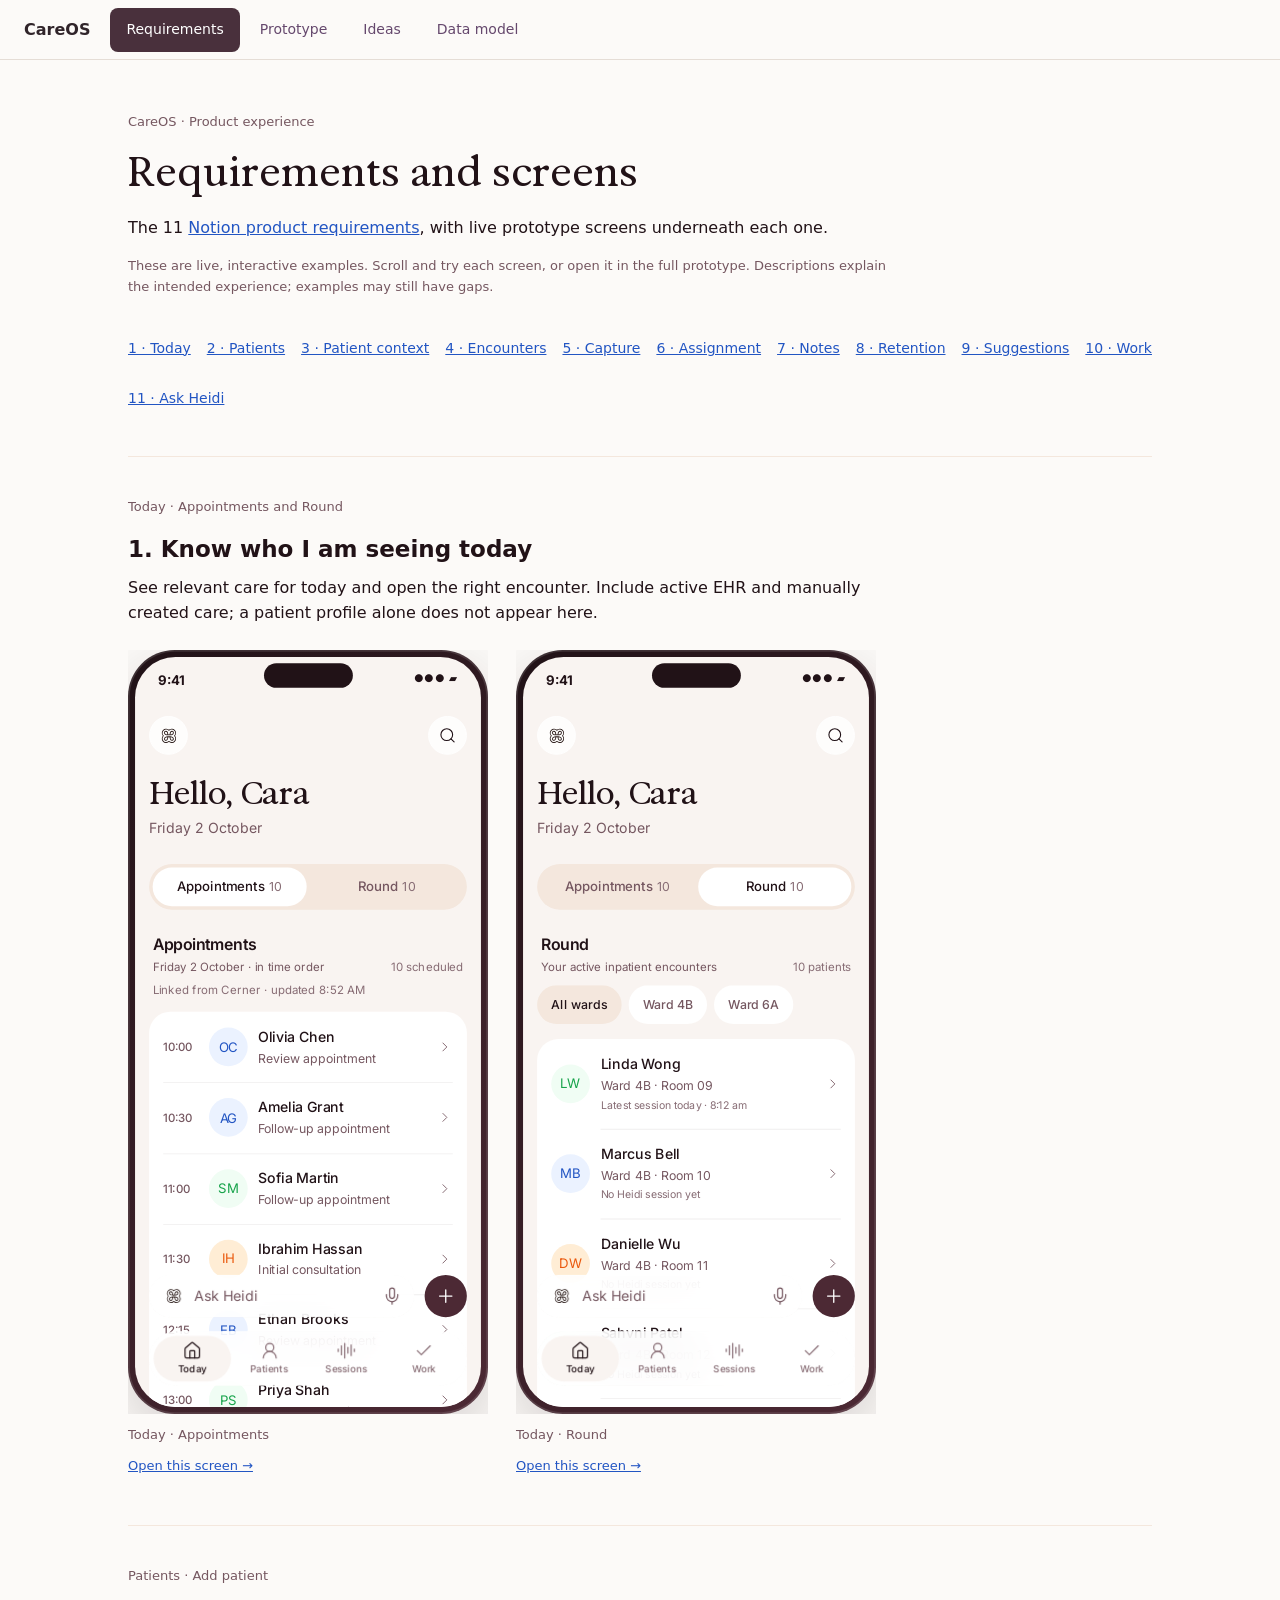
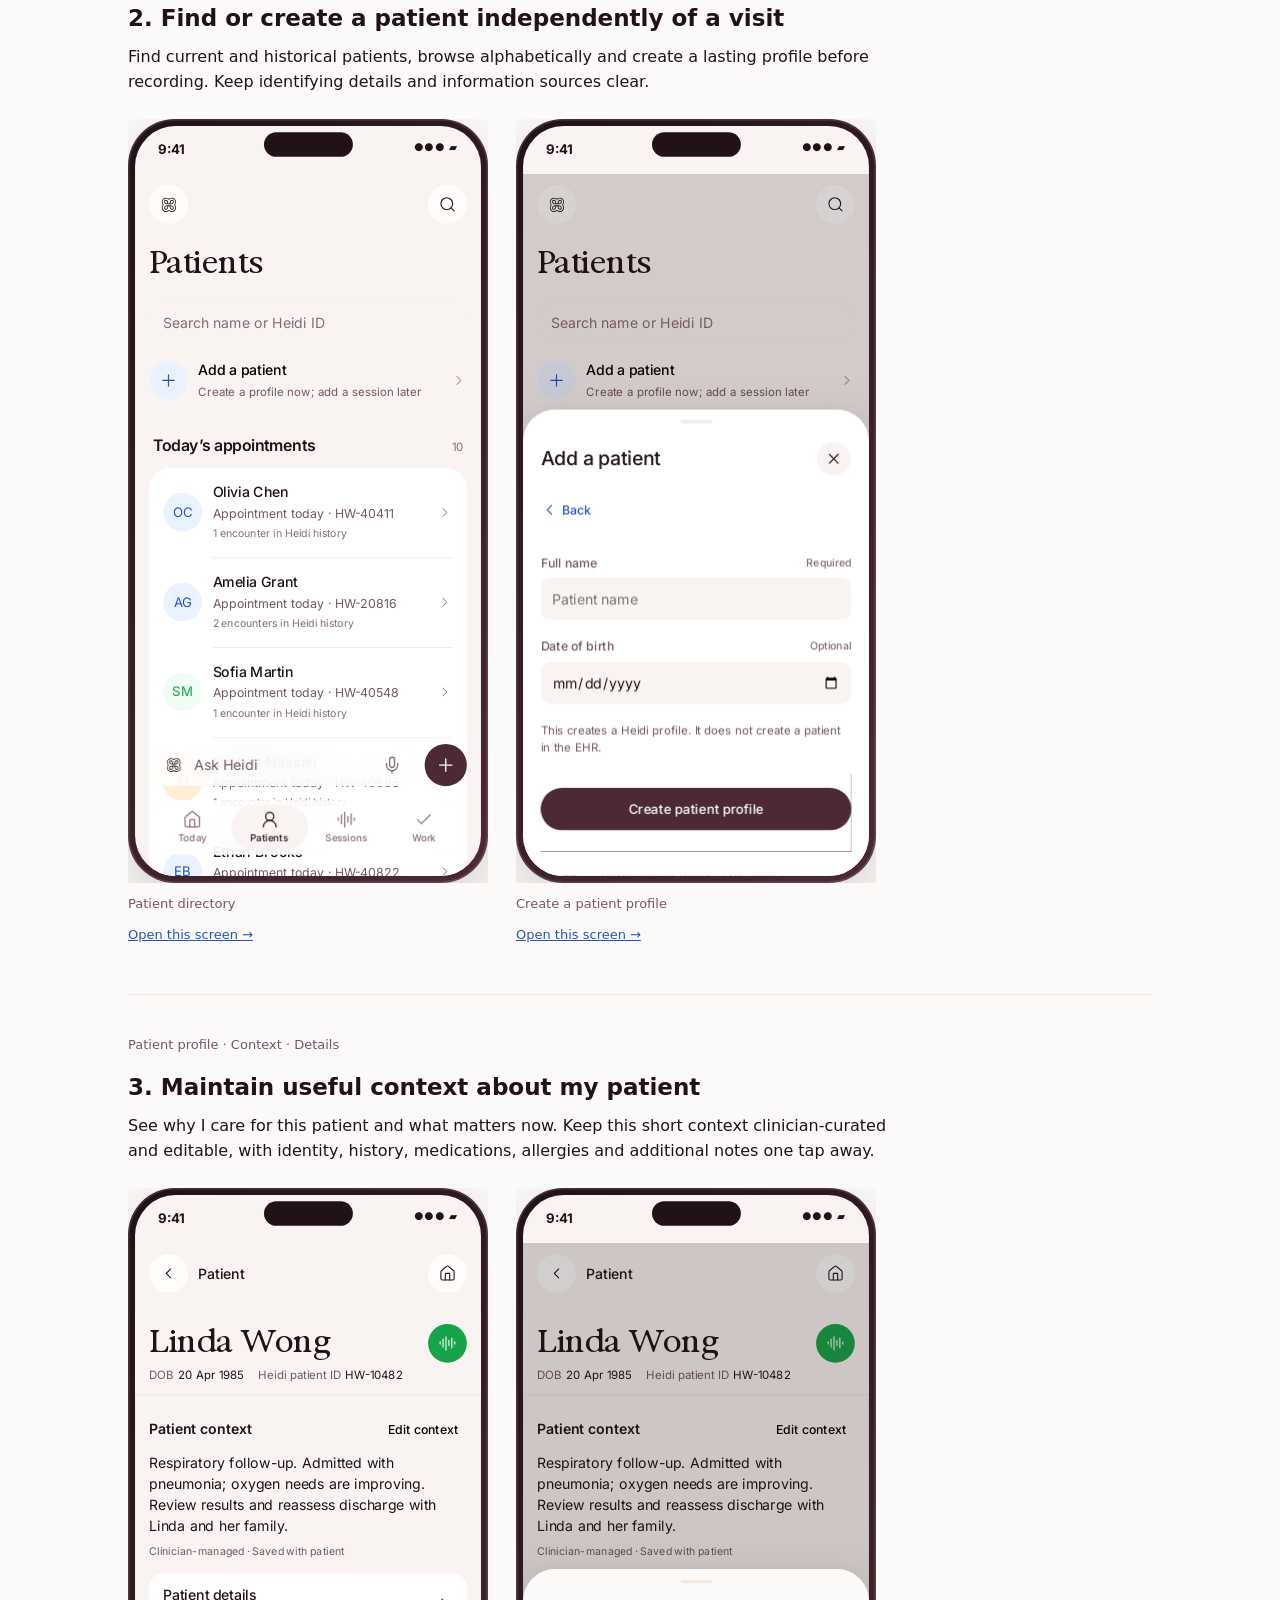
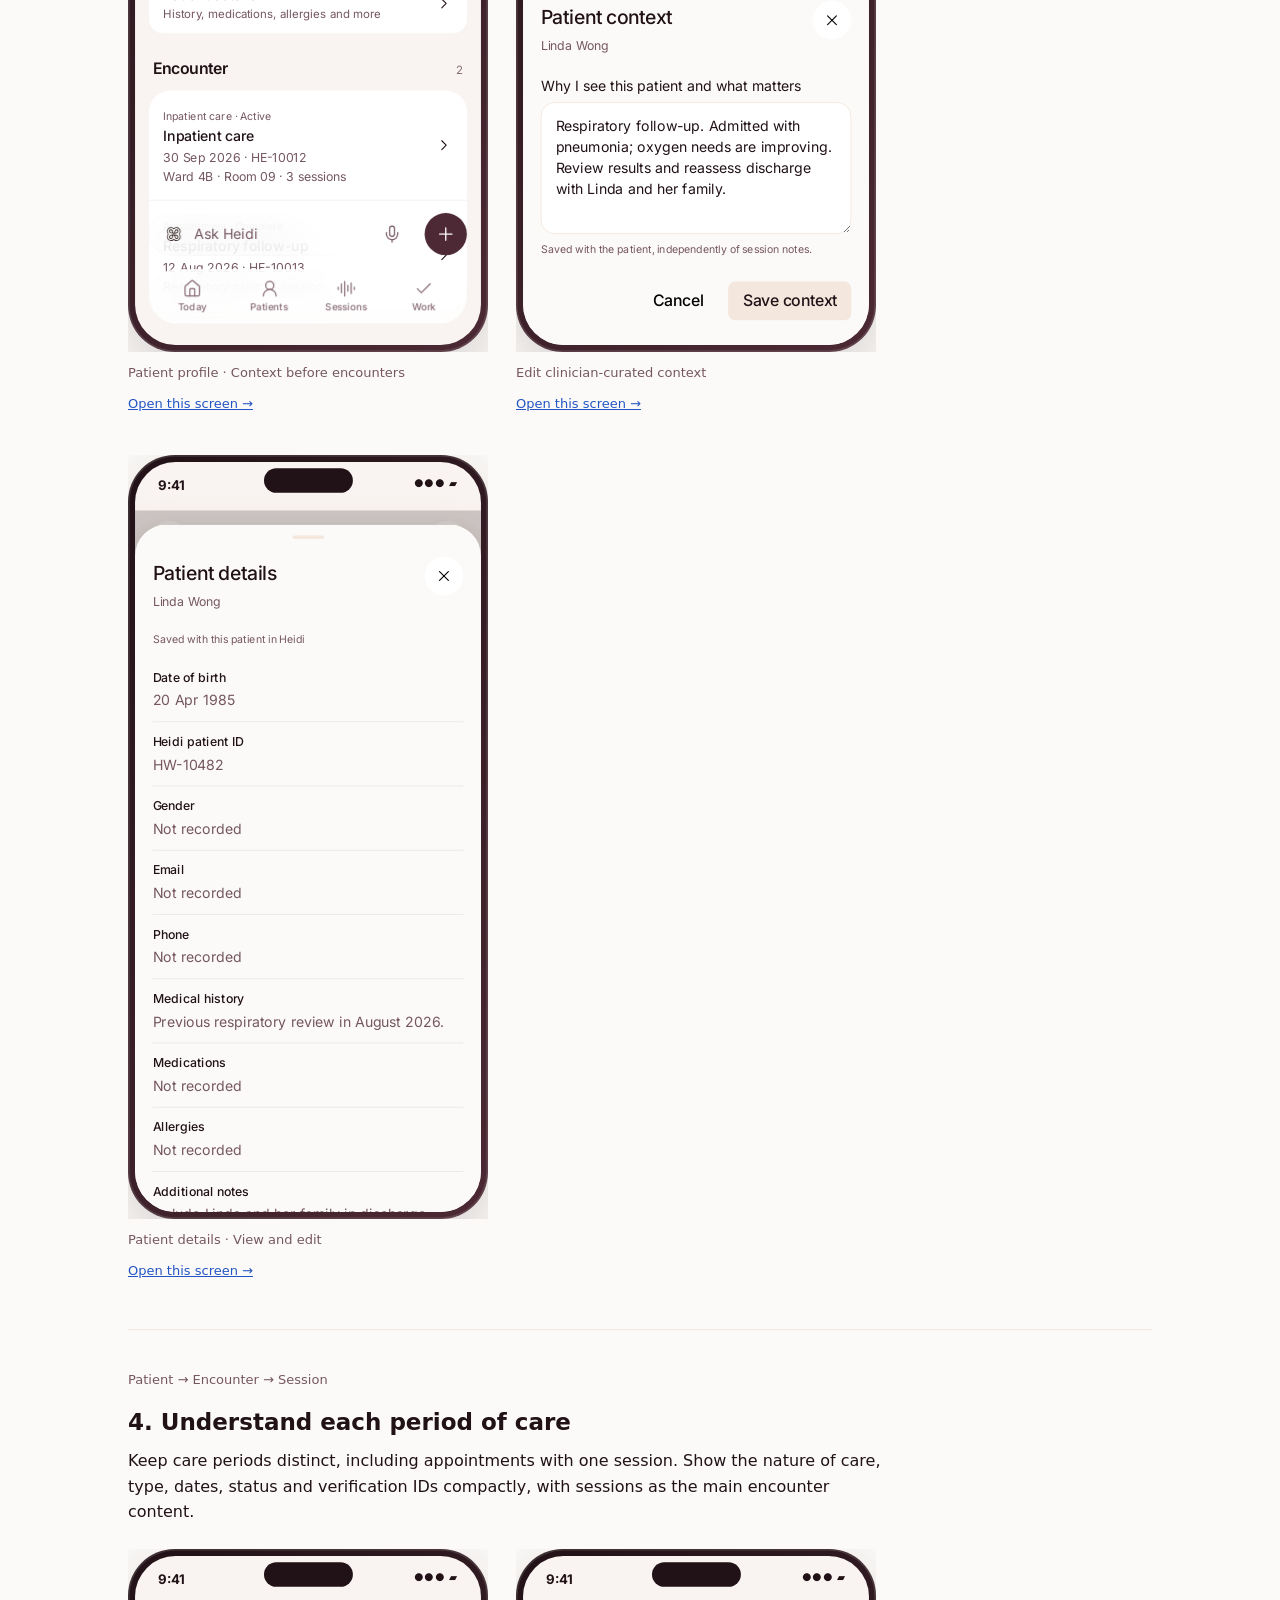
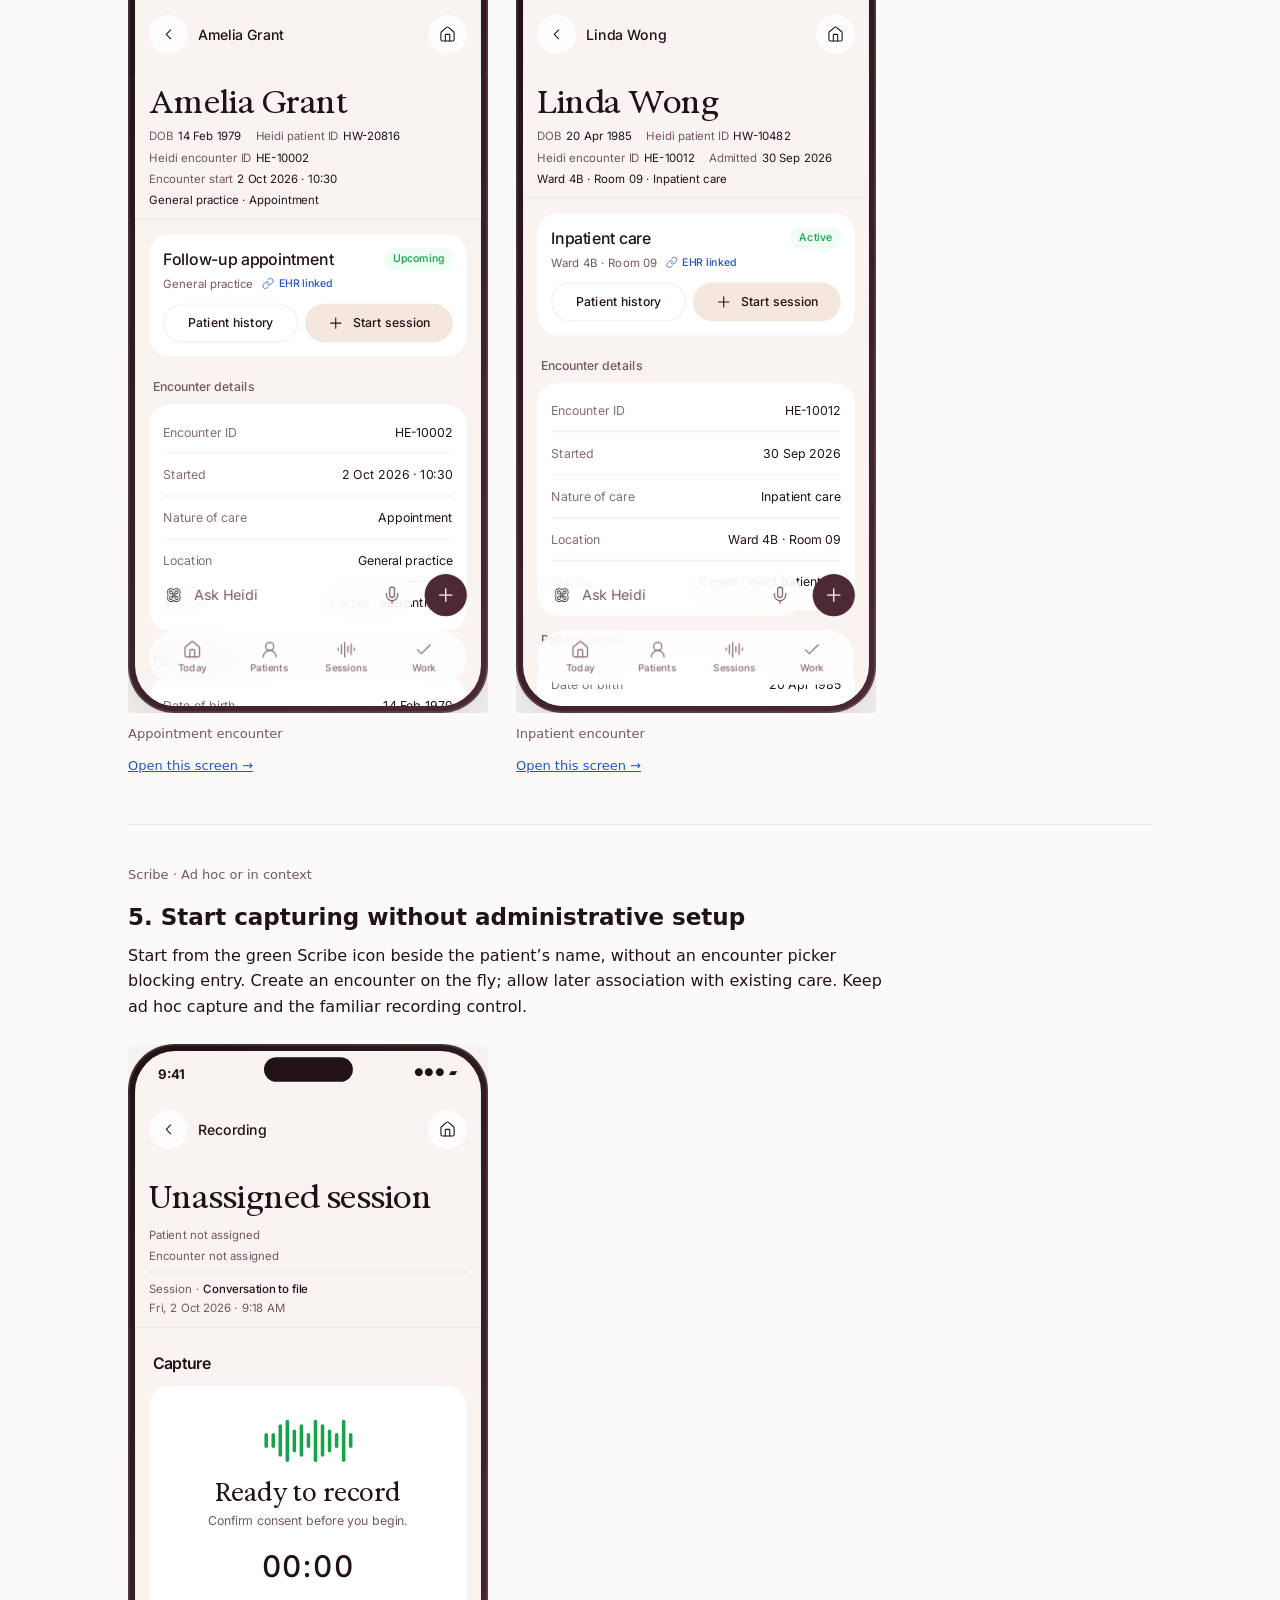
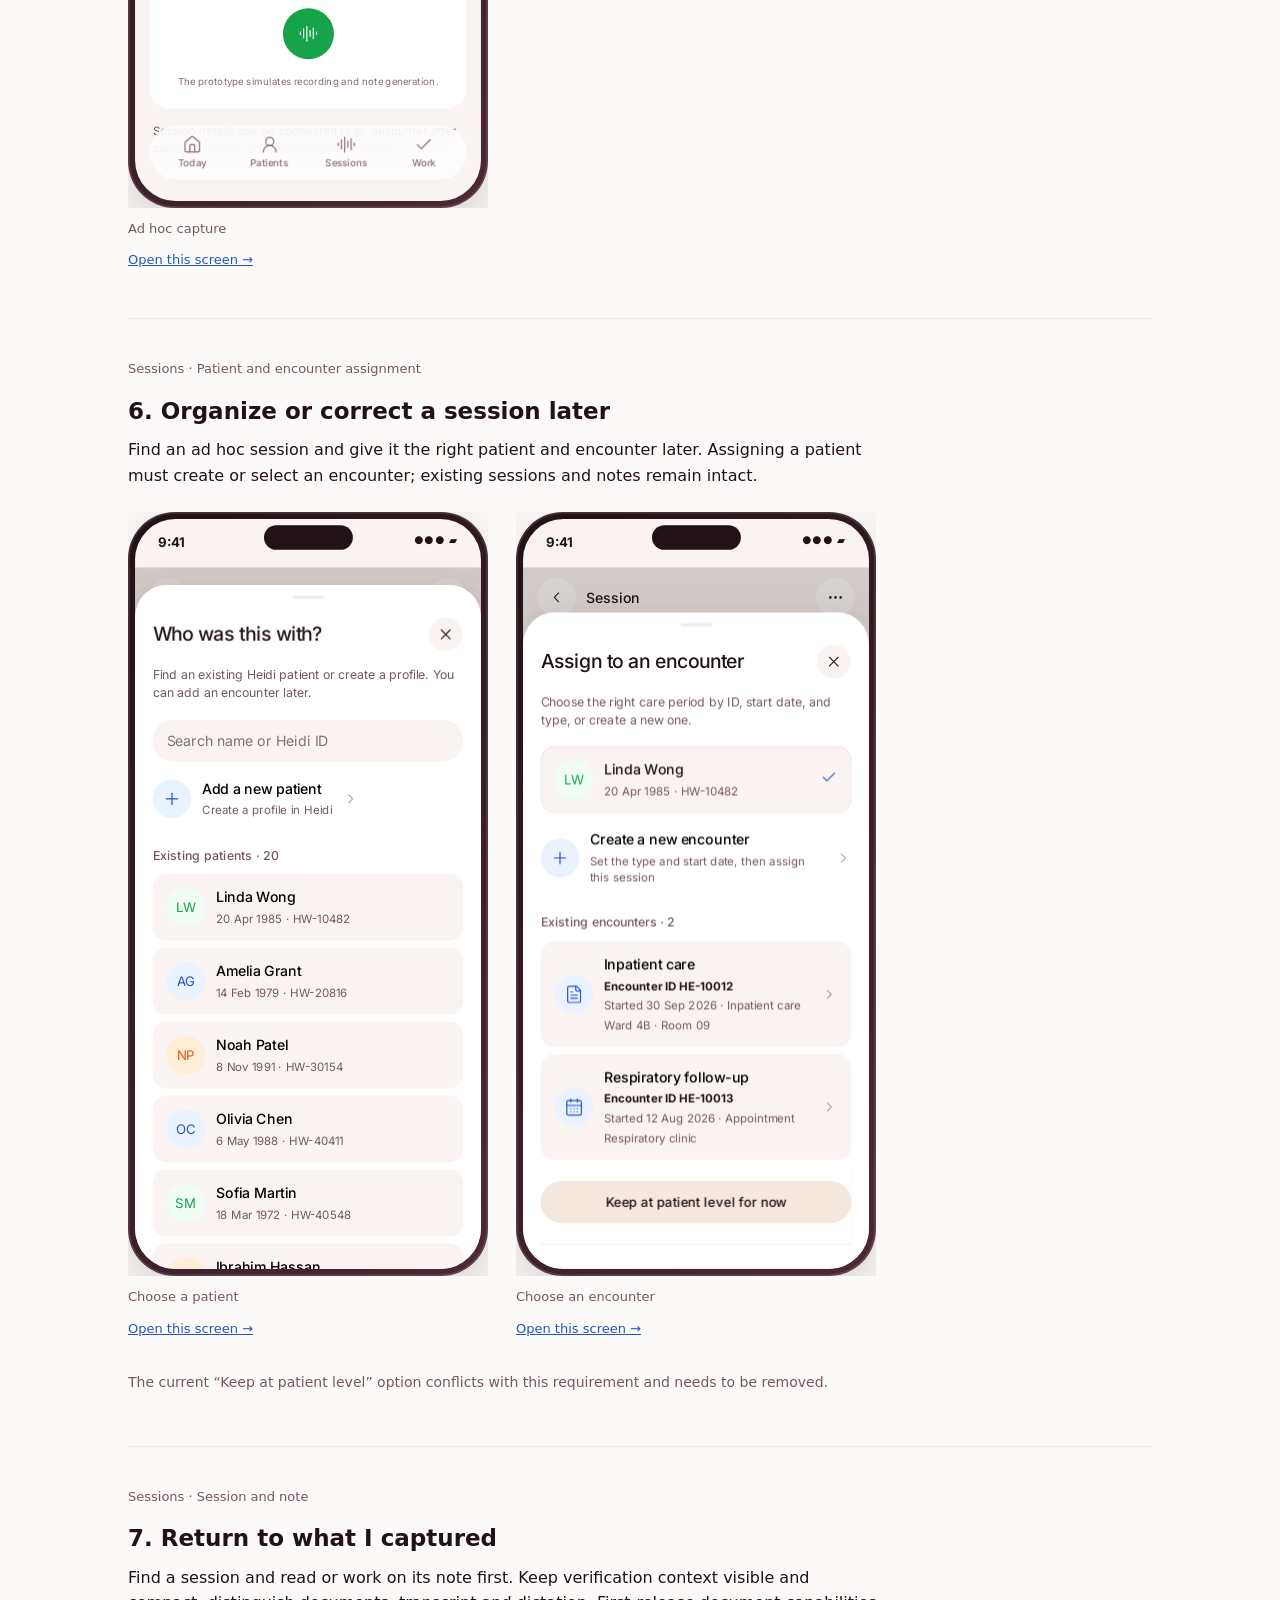
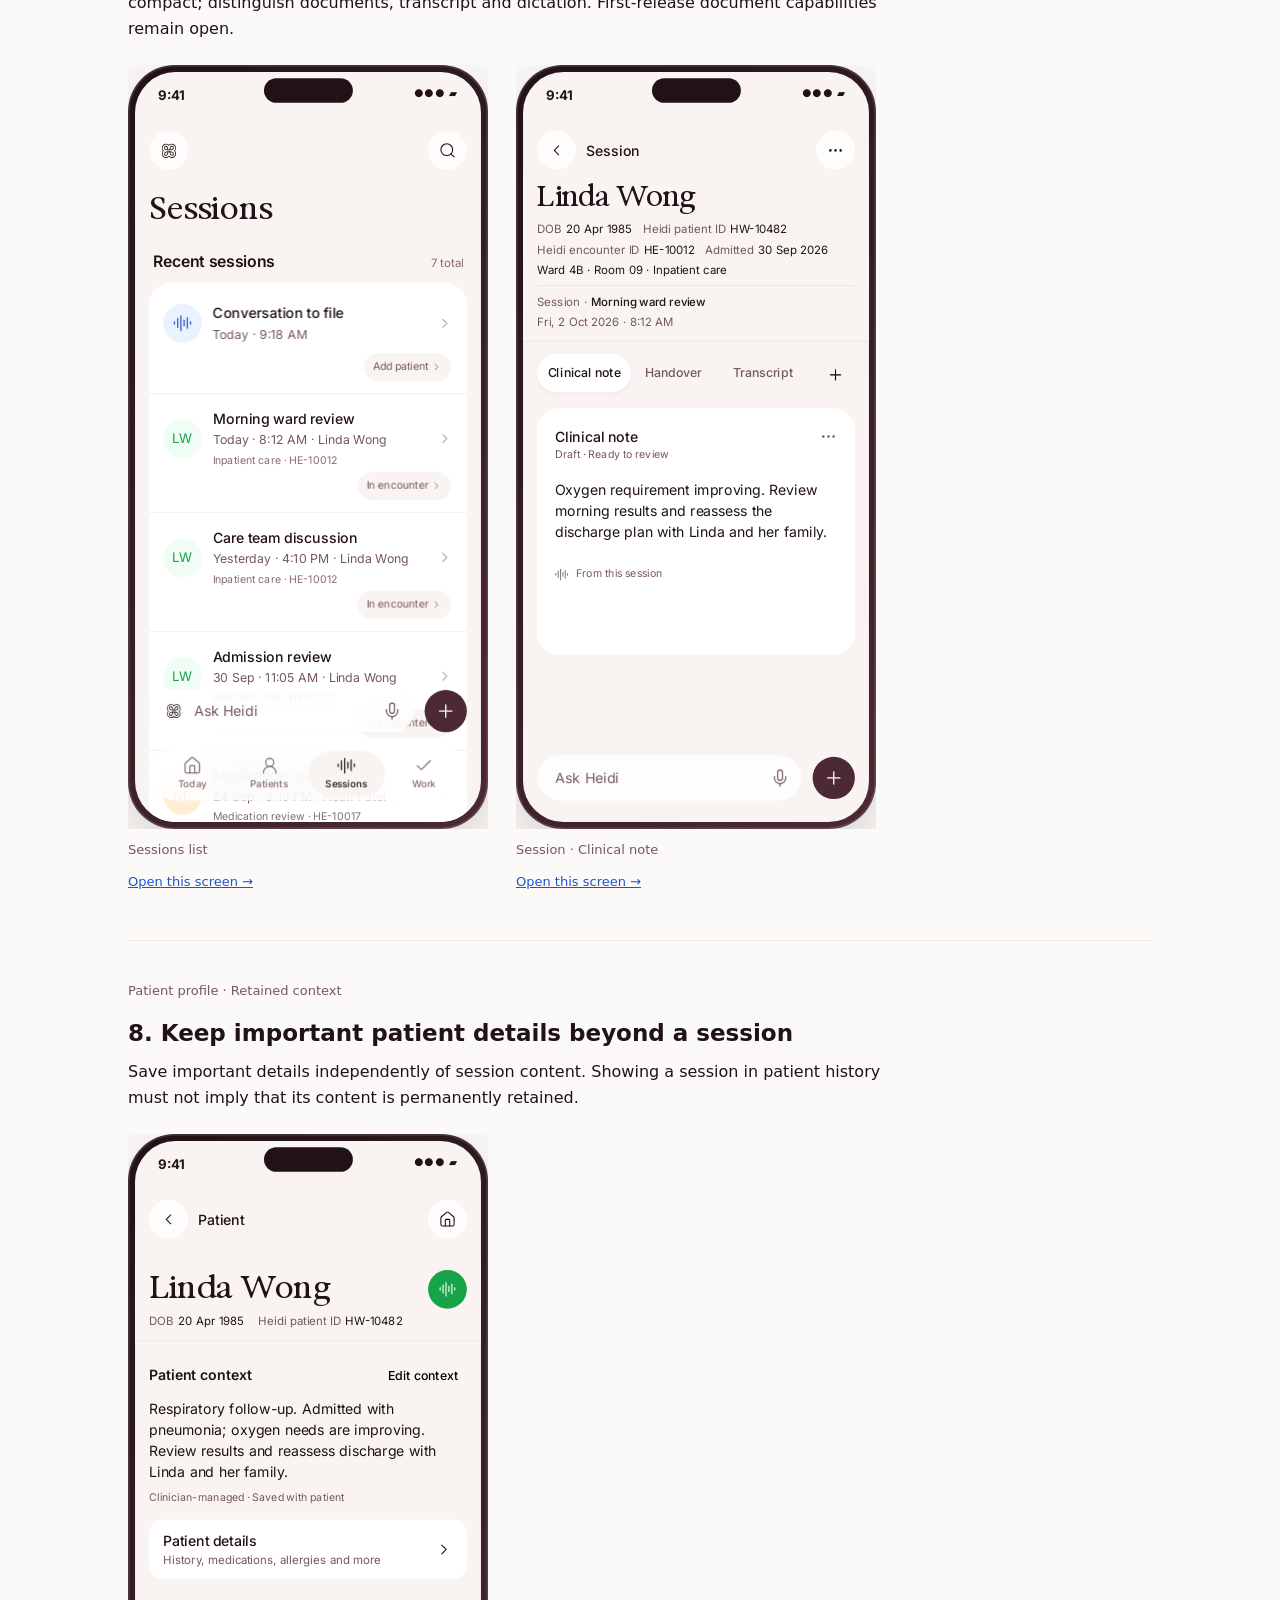
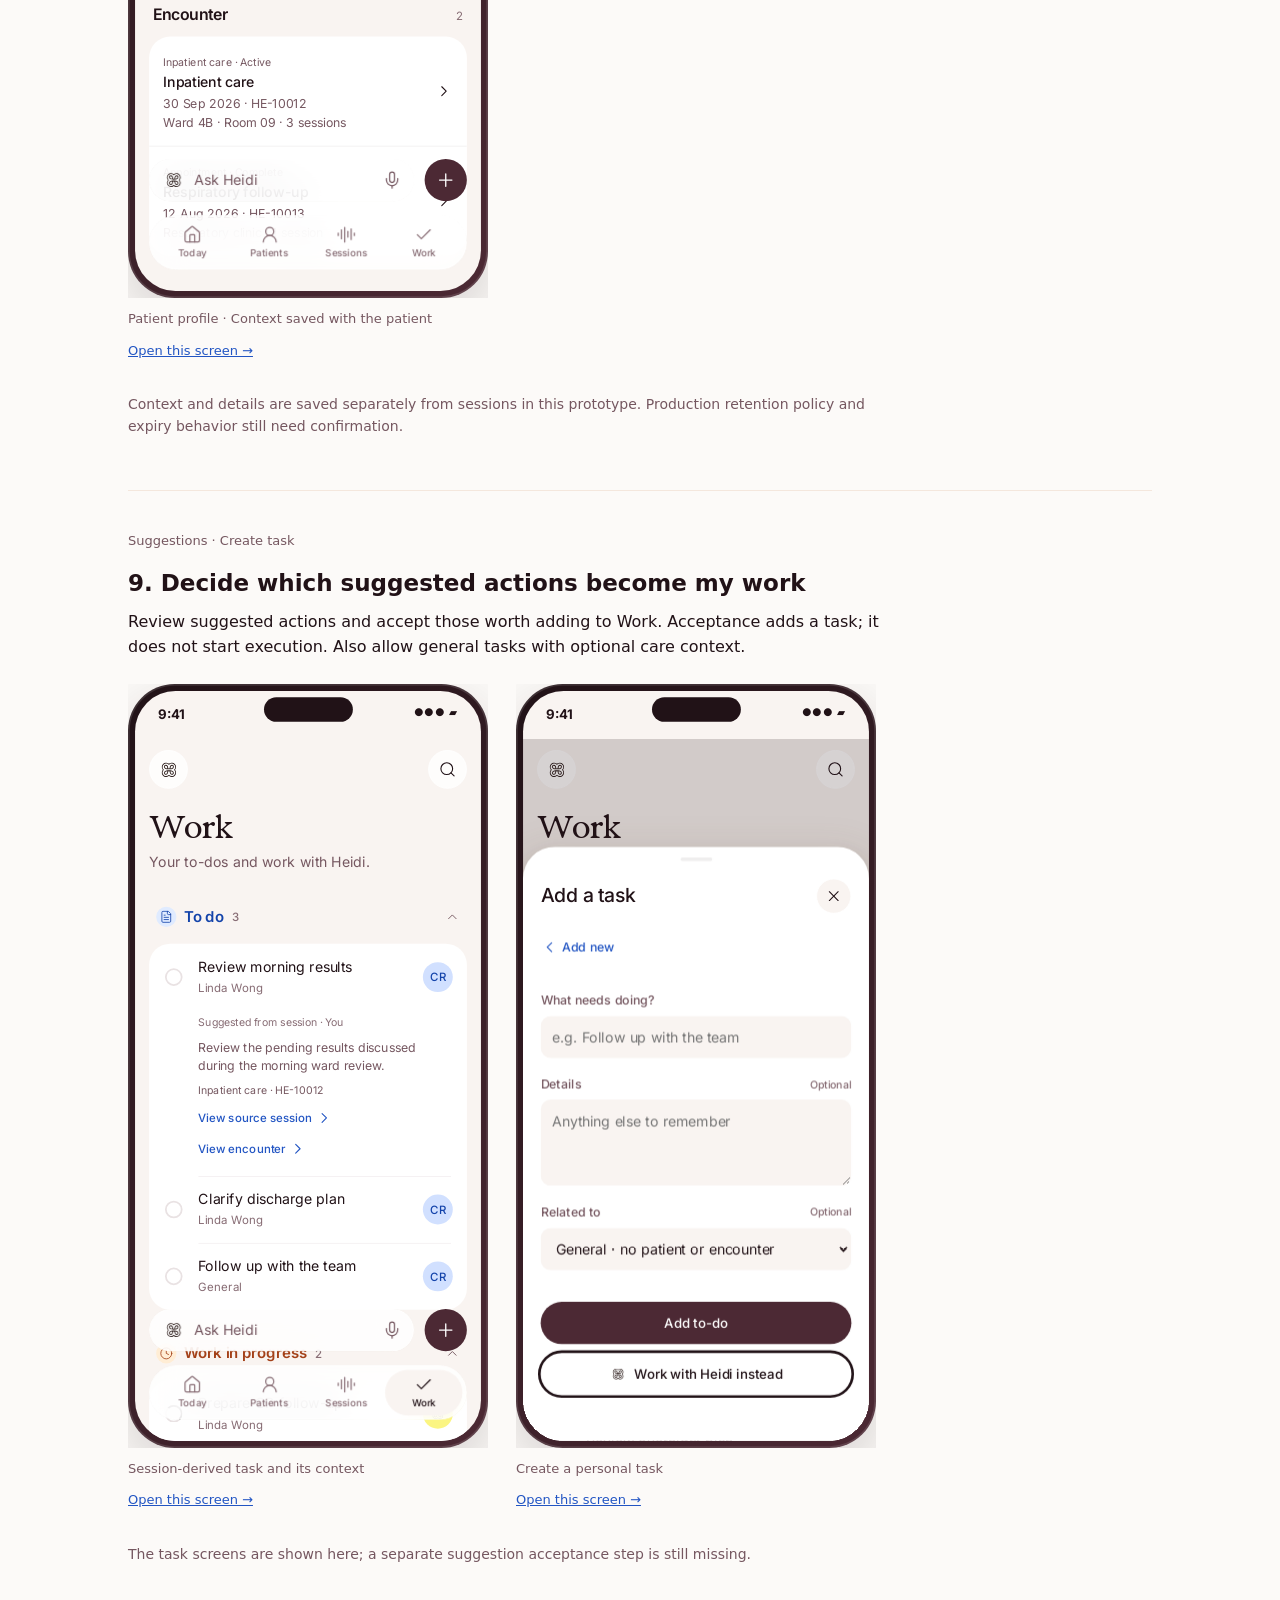
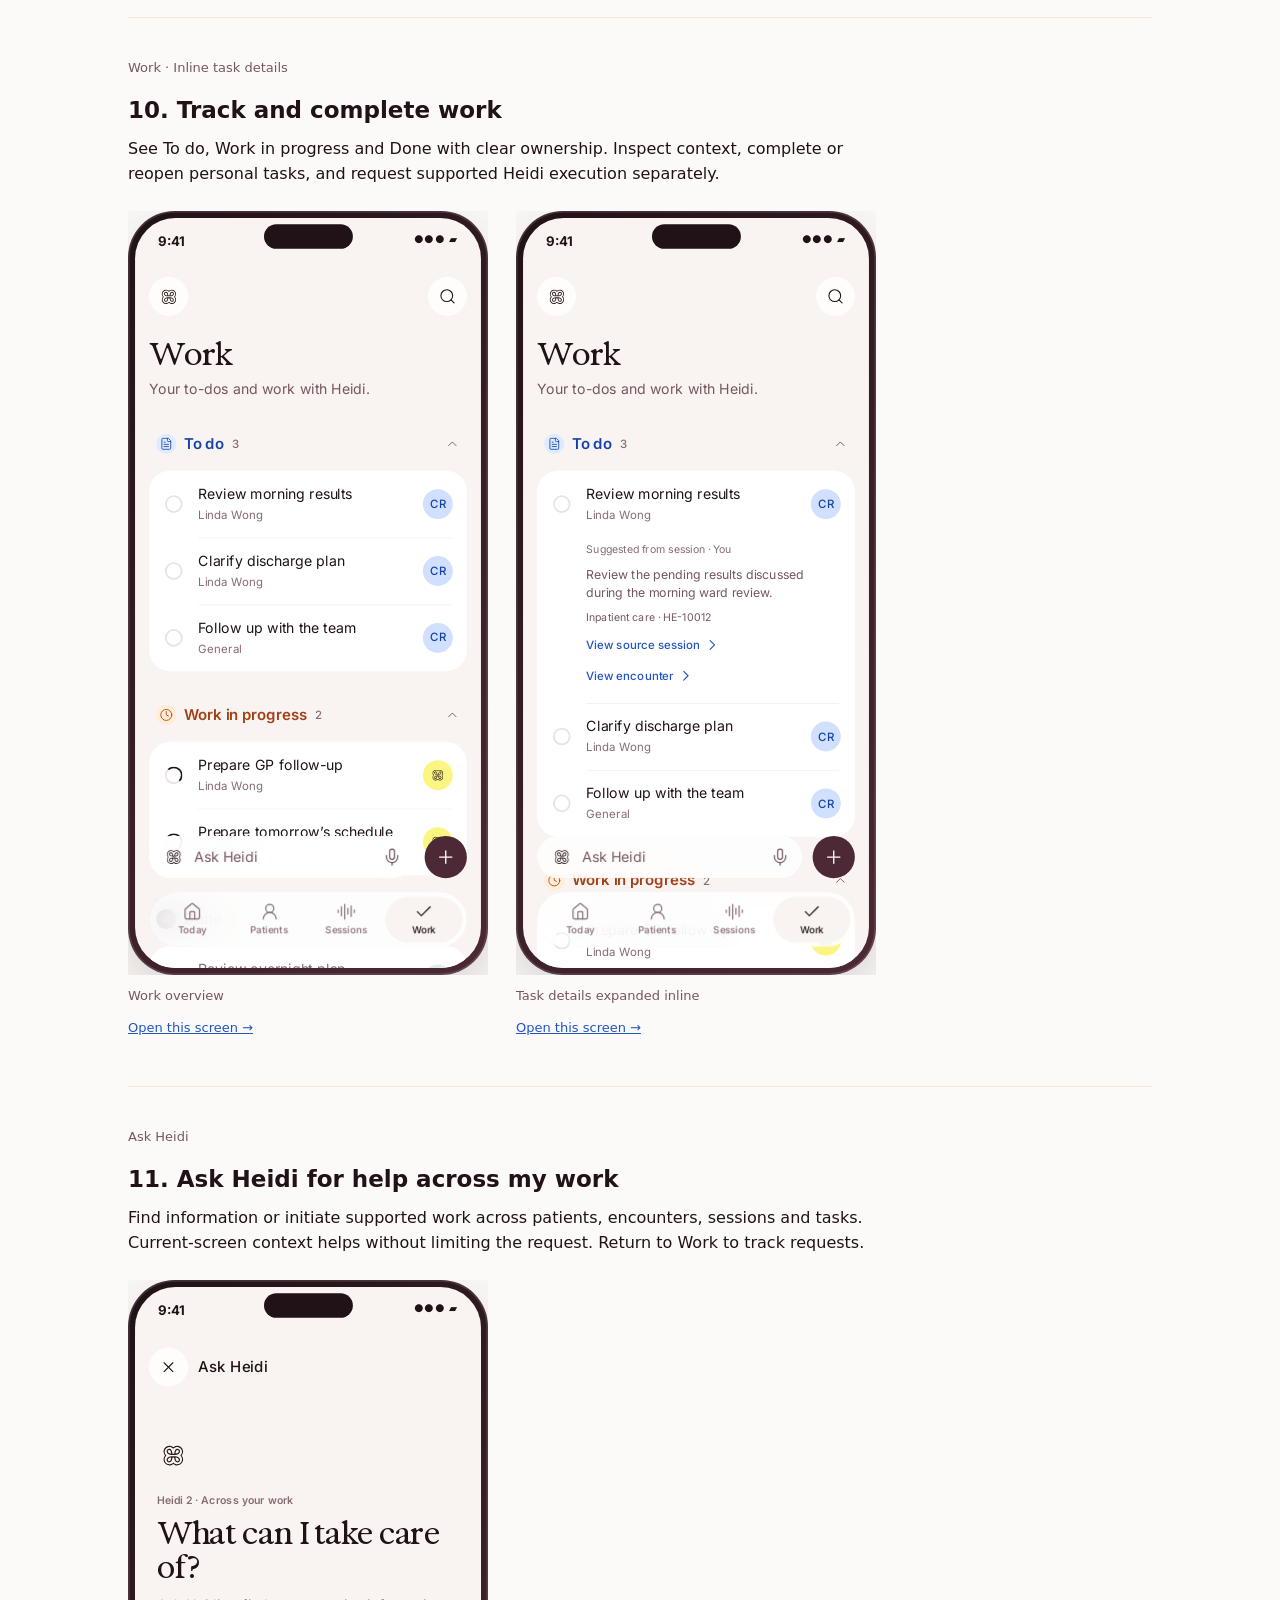
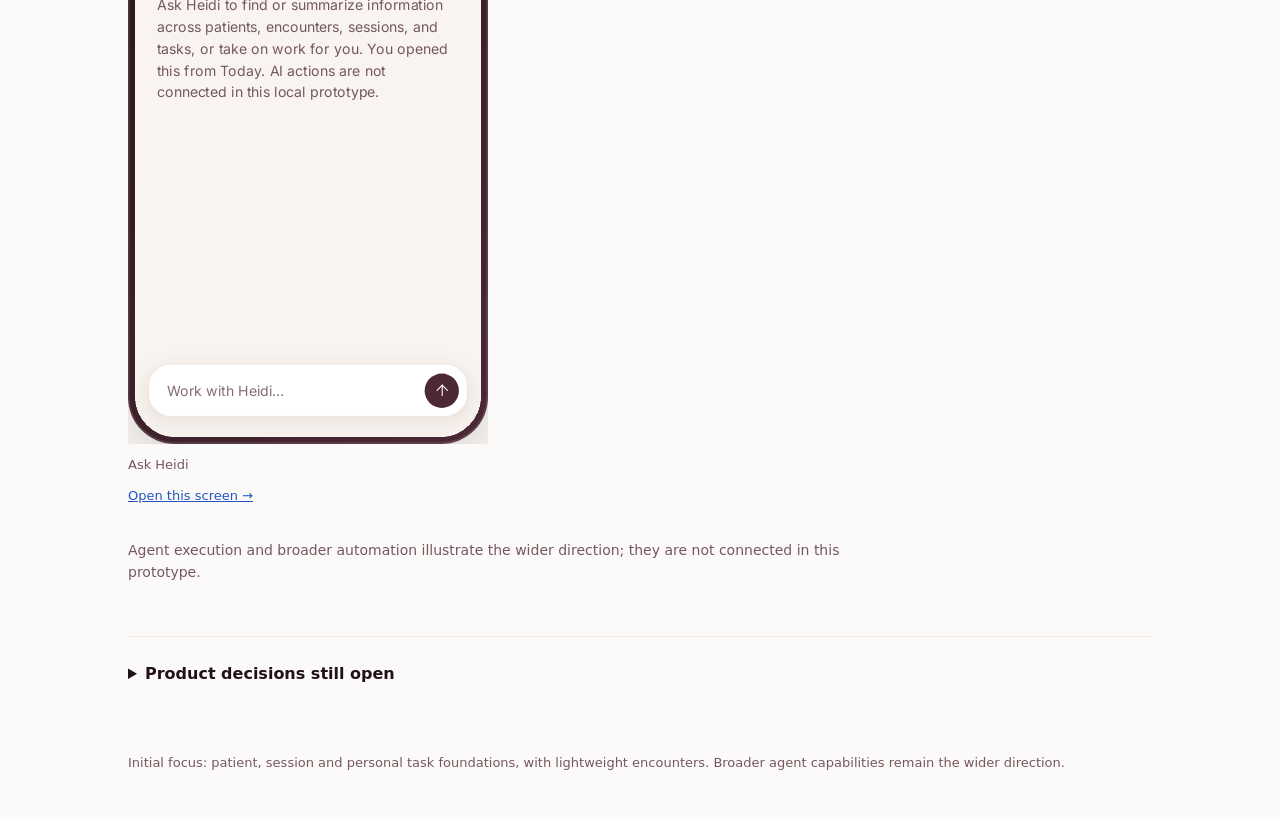
<file: index.html>
<!doctype html><html lang="en"><head><meta charset="utf-8"><meta name="viewport" content="width=device-width,initial-scale=1"><title>CareOS · Requirements and screens</title><link rel="stylesheet" href="./prototype/assets/tokens.css"><link rel="stylesheet" href="./site-nav.css"><style>
*{box-sizing:border-box}html{scroll-padding-top:84px}body{margin:0;background:var(--color-surface-page);color:var(--color-text-primary);font:16px/1.6 var(--font-family-inter),sans-serif}main{max-width:1080px;margin:auto;padding:44px 28px}header{max-width:780px}h1{font:400 40px/1.15 var(--font-family-exposure);margin:12px 0 20px}h2{font:600 23px/1.35 var(--font-family-inter);margin:0 0 10px}p{margin:8px 0 16px}a{color:var(--color-text-link)}.eyebrow,.screens-label{font-size:13px;color:var(--color-text-secondary)}.jump{display:flex;flex-wrap:wrap;gap:6px 16px;margin:28px 0 36px}.jump a{min-height:44px;display:flex;align-items:center;font-size:14px}.requirement{border-top:1px solid var(--color-border);padding:32px 0 36px;scroll-margin-top:80px}.requirement>p{max-width:760px}.gallery{display:flex;flex-wrap:wrap;gap:28px;margin-top:24px}figure{margin:0;width:360px;max-width:100%}figure iframe{display:block;width:100%;aspect-ratio:409/868;border:0}figcaption a{display:inline-flex;align-items:center;min-height:44px}figcaption{font-size:13px;line-height:1.45;margin-top:12px;color:var(--color-text-secondary)}.status{font-size:14px;color:var(--color-text-secondary);margin-top:20px!important}details{border-top:1px solid var(--color-border);padding:24px 0}summary{min-height:44px;cursor:pointer;font-weight:600}footer{font-size:13px;color:var(--color-text-secondary);padding-top:24px}a:focus-visible,summary:focus-visible{outline:2px solid var(--color-border-focus);outline-offset:4px}@media(max-width:600px){main{padding:28px 18px}h1{font-size:32px}h2{font-size:21px}.gallery{flex-wrap:nowrap;overflow-x:auto;padding-bottom:12px;gap:18px}figure{flex:0 0 min(340px,100%)}.jump{gap:0 16px}}
</style></head><body><nav class="site-nav" aria-label="CareOS site"><strong>CareOS</strong><div class="site-tabs"><a href="./" aria-current="page">Requirements</a><a href="./prototype/?view=prototype">Prototype</a><a href="./prototype/?view=ideas">Ideas</a><a href="./prototype/data-model.html">Data model</a></div></nav><main><header><p class="eyebrow">CareOS · Product experience</p><h1>Requirements and screens</h1><p>The 11 <a href="https://app.notion.com/p/3edca630286e80379836c2077519b0bb">Notion product requirements</a>, with live prototype screens underneath each one.</p><p class="eyebrow">These are live, interactive examples. Scroll and try each screen, or open it in the full prototype. Descriptions explain the intended experience; examples may still have gaps.</p></header><nav class="jump" aria-label="Jump to requirement"><a href="#requirement-1">1 · Today</a><a href="#requirement-2">2 · Patients</a><a href="#requirement-3">3 · Patient context</a><a href="#requirement-4">4 · Encounters</a><a href="#requirement-5">5 · Capture</a><a href="#requirement-6">6 · Assignment</a><a href="#requirement-7">7 · Notes</a><a href="#requirement-8">8 · Retention</a><a href="#requirement-9">9 · Suggestions</a><a href="#requirement-10">10 · Work</a><a href="#requirement-11">11 · Ask Heidi</a></nav><section class="requirement" id="requirement-1"><p class="screens-label">Today · Appointments and Round</p><h2>1. Know who I am seeing today</h2><p>See relevant care for today and open the right encounter. Include active EHR and manually created care; a patient profile alone does not appear here.</p><div class="gallery"><figure><iframe src="./prototype/embed.html?screen=today-appointments&amp;v=patient-profile-17" title="Today · Appointments — interactive example" loading="lazy"></iframe><figcaption>Today · Appointments<br><a href="./prototype/?screen=today-appointments">Open this screen →</a></figcaption></figure><figure><iframe src="./prototype/embed.html?screen=today-round&amp;v=patient-profile-17" title="Today · Round — interactive example" loading="lazy"></iframe><figcaption>Today · Round<br><a href="./prototype/?screen=today-round">Open this screen →</a></figcaption></figure></div></section><section class="requirement" id="requirement-2"><p class="screens-label">Patients · Add patient</p><h2>2. Find or create a patient independently of a visit</h2><p>Find current and historical patients, browse alphabetically and create a lasting profile before recording. Keep identifying details and information sources clear.</p><div class="gallery"><figure><iframe src="./prototype/embed.html?screen=patients&amp;v=patient-profile-17" title="Patient directory — interactive example" loading="lazy"></iframe><figcaption>Patient directory<br><a href="./prototype/?screen=patients">Open this screen →</a></figcaption></figure><figure><iframe src="./prototype/embed.html?screen=new-patient&amp;v=patient-profile-17" title="Create a patient profile — interactive example" loading="lazy"></iframe><figcaption>Create a patient profile<br><a href="./prototype/?screen=new-patient">Open this screen →</a></figcaption></figure></div></section><section class="requirement" id="requirement-3"><p class="screens-label">Patient profile · Context · Details</p><h2>3. Maintain useful context about my patient</h2><p>See why I care for this patient and what matters now. Keep this short context clinician-curated and editable, with identity, history, medications, allergies and additional notes one tap away.</p><div class="gallery"><figure><iframe src="./prototype/embed.html?screen=patient-history&amp;v=patient-profile-17" title="Patient profile · Context before encounters — interactive example" loading="lazy"></iframe><figcaption>Patient profile · Context before encounters<br><a href="./prototype/?screen=patient-history">Open this screen →</a></figcaption></figure><figure><iframe src="./prototype/embed.html?screen=patient-context-edit&amp;v=patient-profile-17" title="Edit clinician-curated context — interactive example" loading="lazy"></iframe><figcaption>Edit clinician-curated context<br><a href="./prototype/?screen=patient-context-edit">Open this screen →</a></figcaption></figure><figure><iframe src="./prototype/embed.html?screen=patient-details&amp;v=patient-profile-17" title="Patient details · View and edit — interactive example" loading="lazy"></iframe><figcaption>Patient details · View and edit<br><a href="./prototype/?screen=patient-details">Open this screen →</a></figcaption></figure></div></section><section class="requirement" id="requirement-4"><p class="screens-label">Patient → Encounter → Session</p><h2>4. Understand each period of care</h2><p>Keep care periods distinct, including appointments with one session. Show the nature of care, type, dates, status and verification IDs compactly, with sessions as the main encounter content.</p><div class="gallery"><figure><iframe src="./prototype/embed.html?screen=appointment&amp;v=patient-profile-17" title="Appointment encounter — interactive example" loading="lazy"></iframe><figcaption>Appointment encounter<br><a href="./prototype/?screen=appointment">Open this screen →</a></figcaption></figure><figure><iframe src="./prototype/embed.html?screen=inpatient&amp;v=patient-profile-17" title="Inpatient encounter — interactive example" loading="lazy"></iframe><figcaption>Inpatient encounter<br><a href="./prototype/?screen=inpatient">Open this screen →</a></figcaption></figure></div></section><section class="requirement" id="requirement-5"><p class="screens-label">Scribe · Ad hoc or in context</p><h2>5. Start capturing without administrative setup</h2><p>Start from the green Scribe icon beside the patient’s name, without an encounter picker blocking entry. Create an encounter on the fly; allow later association with existing care. Keep ad hoc capture and the familiar recording control.</p><div class="gallery"><figure><iframe src="./prototype/embed.html?screen=capture&amp;v=patient-profile-17" title="Ad hoc capture — interactive example" loading="lazy"></iframe><figcaption>Ad hoc capture<br><a href="./prototype/?screen=capture">Open this screen →</a></figcaption></figure></div></section><section class="requirement" id="requirement-6"><p class="screens-label">Sessions · Patient and encounter assignment</p><h2>6. Organize or correct a session later</h2><p>Find an ad hoc session and give it the right patient and encounter later. Assigning a patient must create or select an encounter; existing sessions and notes remain intact.</p><div class="gallery"><figure><iframe src="./prototype/embed.html?screen=assign-patient&amp;v=patient-profile-17" title="Choose a patient — interactive example" loading="lazy"></iframe><figcaption>Choose a patient<br><a href="./prototype/?screen=assign-patient">Open this screen →</a></figcaption></figure><figure><iframe src="./prototype/embed.html?screen=assign-encounter&amp;v=patient-profile-17" title="Choose an encounter — interactive example" loading="lazy"></iframe><figcaption>Choose an encounter<br><a href="./prototype/?screen=assign-encounter">Open this screen →</a></figcaption></figure></div><p class="status">The current “Keep at patient level” option conflicts with this requirement and needs to be removed.</p></section><section class="requirement" id="requirement-7"><p class="screens-label">Sessions · Session and note</p><h2>7. Return to what I captured</h2><p>Find a session and read or work on its note first. Keep verification context visible and compact; distinguish documents, transcript and dictation. First-release document capabilities remain open.</p><div class="gallery"><figure><iframe src="./prototype/embed.html?screen=sessions&amp;v=patient-profile-17" title="Sessions list — interactive example" loading="lazy"></iframe><figcaption>Sessions list<br><a href="./prototype/?screen=sessions">Open this screen →</a></figcaption></figure><figure><iframe src="./prototype/embed.html?screen=session-linked&amp;v=patient-profile-17" title="Session · Clinical note — interactive example" loading="lazy"></iframe><figcaption>Session · Clinical note<br><a href="./prototype/?screen=session-linked">Open this screen →</a></figcaption></figure></div></section><section class="requirement" id="requirement-8"><p class="screens-label">Patient profile · Retained context</p><h2>8. Keep important patient details beyond a session</h2><p>Save important details independently of session content. Showing a session in patient history must not imply that its content is permanently retained.</p><div class="gallery"><figure><iframe src="./prototype/embed.html?screen=patient-history&amp;v=patient-profile-17" title="Patient profile · Context saved with the patient — interactive example" loading="lazy"></iframe><figcaption>Patient profile · Context saved with the patient<br><a href="./prototype/?screen=patient-history">Open this screen →</a></figcaption></figure></div><p class="status">Context and details are saved separately from sessions in this prototype. Production retention policy and expiry behavior still need confirmation.</p></section><section class="requirement" id="requirement-9"><p class="screens-label">Suggestions · Create task</p><h2>9. Decide which suggested actions become my work</h2><p>Review suggested actions and accept those worth adding to Work. Acceptance adds a task; it does not start execution. Also allow general tasks with optional care context.</p><div class="gallery"><figure><iframe src="./prototype/embed.html?screen=todo-detail&amp;v=patient-profile-17" title="Session-derived task and its context — interactive example" loading="lazy"></iframe><figcaption>Session-derived task and its context<br><a href="./prototype/?screen=todo-detail">Open this screen →</a></figcaption></figure><figure><iframe src="./prototype/embed.html?screen=new-work&amp;v=patient-profile-17" title="Create a personal task — interactive example" loading="lazy"></iframe><figcaption>Create a personal task<br><a href="./prototype/?screen=new-work">Open this screen →</a></figcaption></figure></div><p class="status">The task screens are shown here; a separate suggestion acceptance step is still missing.</p></section><section class="requirement" id="requirement-10"><p class="screens-label">Work · Inline task details</p><h2>10. Track and complete work</h2><p>See To do, Work in progress and Done with clear ownership. Inspect context, complete or reopen personal tasks, and request supported Heidi execution separately.</p><div class="gallery"><figure><iframe src="./prototype/embed.html?screen=work&amp;v=patient-profile-17" title="Work overview — interactive example" loading="lazy"></iframe><figcaption>Work overview<br><a href="./prototype/?screen=work">Open this screen →</a></figcaption></figure><figure><iframe src="./prototype/embed.html?screen=todo-detail&amp;v=patient-profile-17" title="Task details expanded inline — interactive example" loading="lazy"></iframe><figcaption>Task details expanded inline<br><a href="./prototype/?screen=todo-detail">Open this screen →</a></figcaption></figure></div></section><section class="requirement" id="requirement-11"><p class="screens-label">Ask Heidi</p><h2>11. Ask Heidi for help across my work</h2><p>Find information or initiate supported work across patients, encounters, sessions and tasks. Current-screen context helps without limiting the request. Return to Work to track requests.</p><div class="gallery"><figure><iframe src="./prototype/embed.html?screen=ask-heidi&amp;v=patient-profile-17" title="Ask Heidi — interactive example" loading="lazy"></iframe><figcaption>Ask Heidi<br><a href="./prototype/?screen=ask-heidi">Open this screen →</a></figcaption></figure></div><p class="status">Agent execution and broader automation illustrate the wider direction; they are not connected in this prototype.</p></section><details><summary>Product decisions still open</summary><p>Search scope, first-release document capabilities, retention, task context, encounter lifecycle and later EHR association remain open in the <a href="https://app.notion.com/p/3edca630286e80379836c2077519b0bb">PRD</a>. EHR note delivery is outside this design pass.</p></details><footer>Initial focus: patient, session and personal task foundations, with lightweight encounters. Broader agent capabilities remain the wider direction.</footer></main></body></html>
</file>
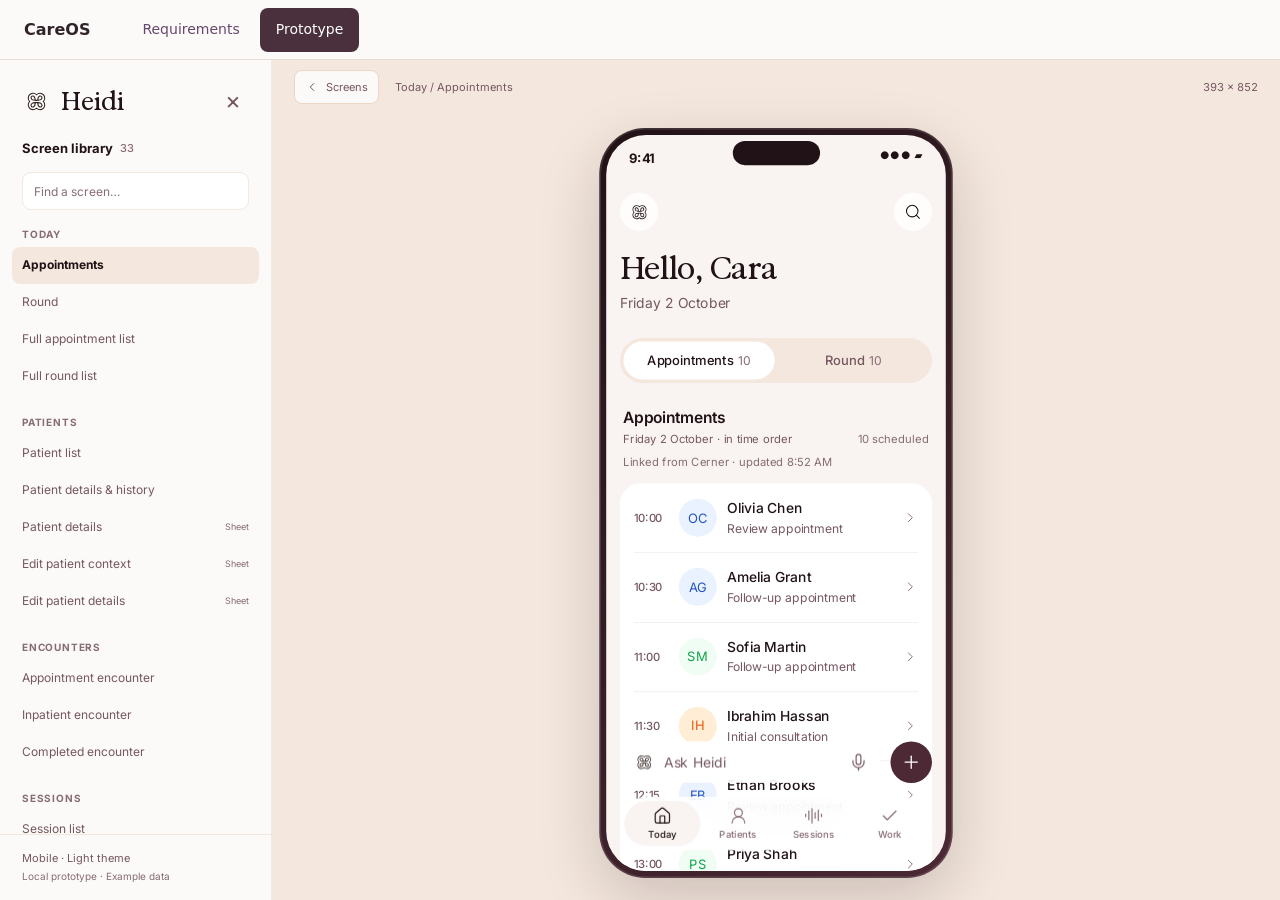
<file: prototype/capture.html>
<!doctype html>
<html lang="en">
  <head>
    <meta charset="UTF-8" />
    <meta name="viewport" content="width=device-width, initial-scale=1.0, viewport-fit=cover" />
    <meta name="theme-color" content="#FCFAF8" />
    <title>Heidi · Screen library</title>
    <link rel="icon" href="./assets/heidi-symbol-bark.svg" type="image/svg+xml" />
    <link rel="stylesheet" href="./assets/tokens.css?v=release-20261006-labels" />
    <link rel="stylesheet" href="./styles.css?v=release-20261006-labels" />
    <link rel="stylesheet" href="./mobile-design-system.css?v=release-20261006-labels" />
    <link rel="stylesheet" href="./assets/heidi-component-utilities.css?v=release-20261006-labels" />
    <link rel="stylesheet" href="./session-components.css?v=release-20261006-labels" />
    <script defer src="./assets/heidi-components.js?v=release-20261006-labels"></script>
    <script defer src="./assets/lucide.min.js?v=release-20261006-labels"></script>
    <script defer src="./app.js?v=release-20261006-labels"></script>
    <script defer src="./screen-library.js?v=release-20261006-labels"></script>
    <script defer src="./capture-preview.js?v=release-20261006-labels"></script>
  <link rel="stylesheet" href="../site-nav.css" />
<style>.demo-shell{min-height:calc(100dvh - 60px)}.screen-library{height:calc(100dvh - 60px);top:60px}.device-stage{height:calc(100dvh - 60px)}@media(max-width:760px){.screen-library{top:60px}.library-backdrop:not([hidden]){top:60px}}</style>
</head>
  <body>
<nav class="site-nav" aria-label="CareOS site"><strong>CareOS</strong><div class="site-tabs"><a href="../">Requirements</a><a href="./" aria-current="page">Prototype</a></div></nav>
    <div class="demo-shell">
      <aside id="screenLibrary" class="screen-library" aria-label="Screen library">
        <header class="library-header"><div class="library-brand"><img src="./assets/heidi-symbol-bark.svg" alt="" /><span>Heidi</span></div><button type="button" class="library-close" aria-label="Hide screen library" data-action="toggle-library">×</button></header>
        <div class="library-title">Screen library <span id="libraryCount"></span></div>
        <input id="librarySearch" class="library-search" type="search" placeholder="Find a screen…" aria-label="Find a screen" />
        <nav id="libraryScreens" class="library-screens" aria-label="Prototype screens"></nav>
        <footer class="library-footer">Mobile · Light theme <span>Local prototype · Example data</span></footer>
      </aside>
      <button type="button" class="library-backdrop" data-action="toggle-library" aria-label="Close screen library" hidden></button>
      <main class="device-stage">
        <div class="preview-toolbar"><button id="libraryToggle" class="library-toggle" type="button" data-action="toggle-library" aria-controls="screenLibrary" aria-expanded="true">Screens</button><span id="previewLocation" class="preview-location">Today / Appointments</span><span class="preview-dimensions" title="iPhone 14 Pro logical screen size">393 × 852</span></div>
        <div class="device-viewport">
          <div class="phone-frame">
            <div class="phone-screen">
              <div class="phone-status" aria-hidden="true"><span>9:41</span><span class="dynamic-island"></span><span class="status-icons">●●● ▰</span></div>
              <div id="app" class="app-root"></div>
            </div>
          </div>
        </div>
      </main>
    </div>
  </body>
</html>
</file>
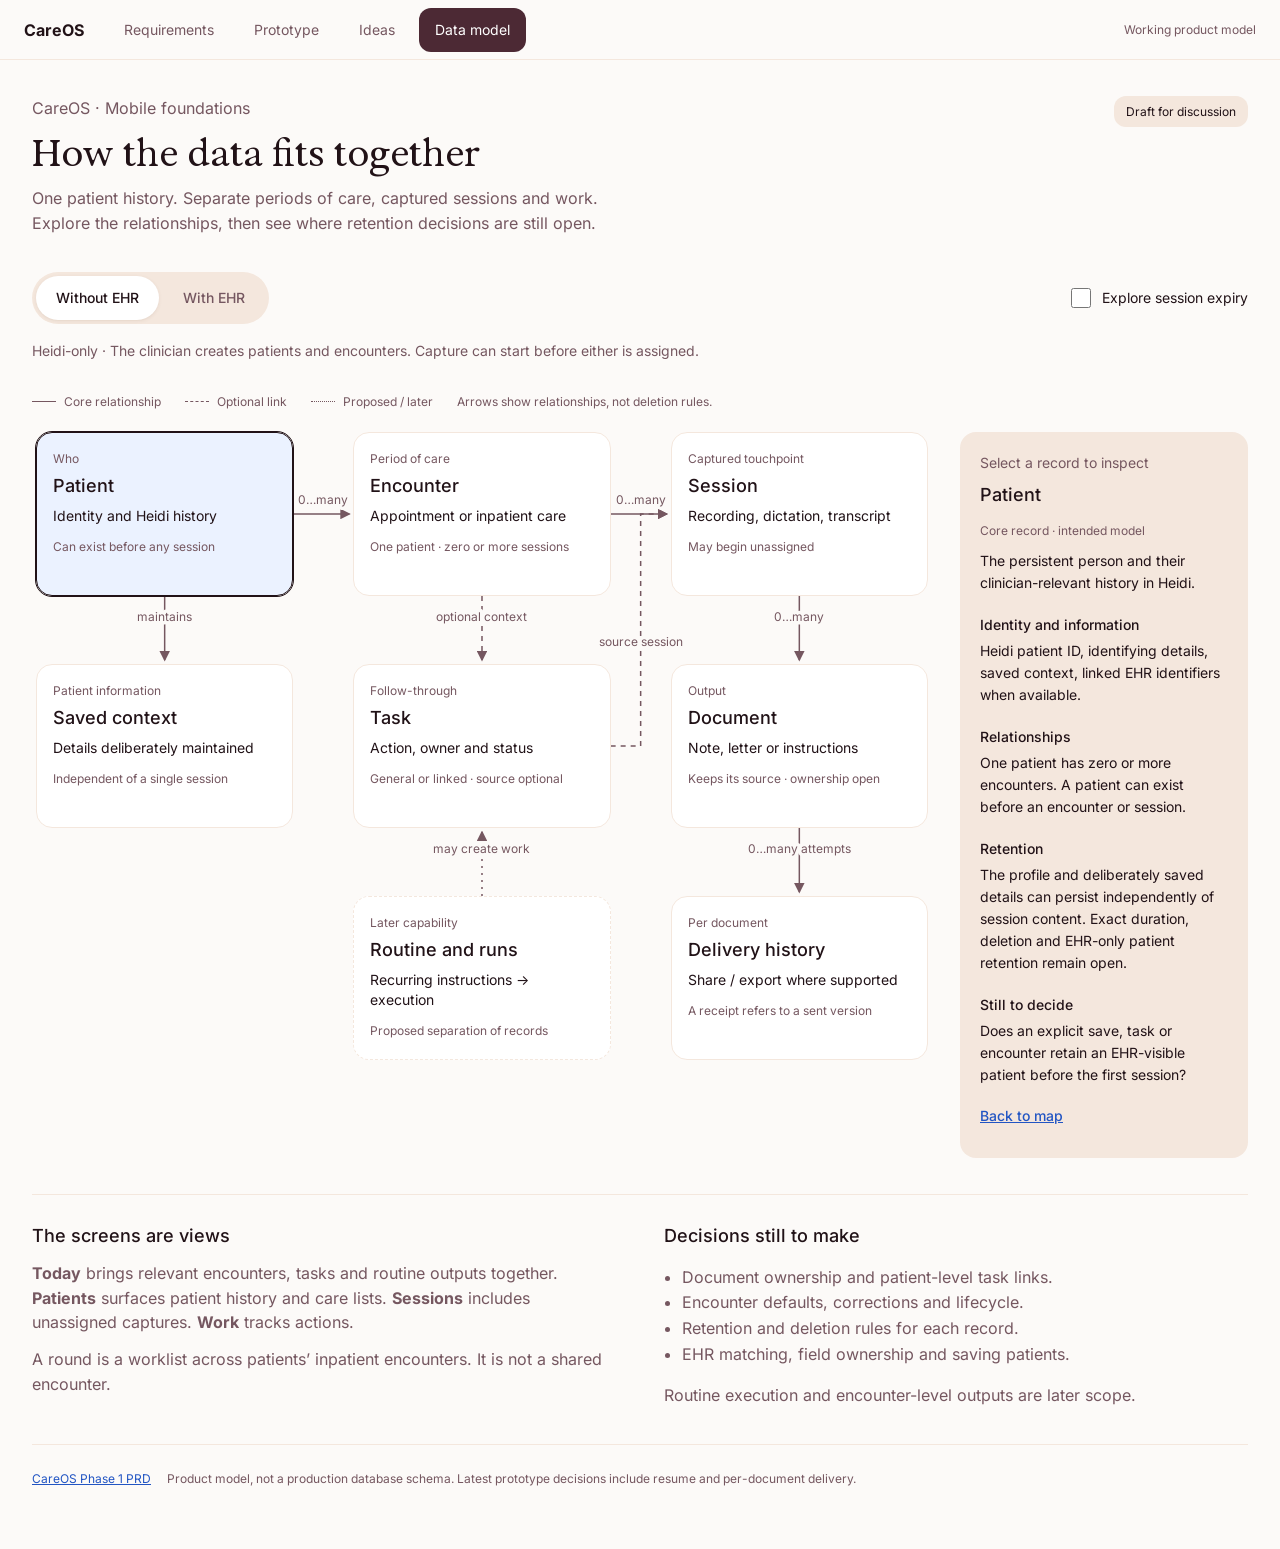
<file: prototype/data-model.html>
<!doctype html>
<html lang="en">
<head>
<meta charset="utf-8"><meta name="viewport" content="width=device-width, initial-scale=1">
<title>CareOS · Data model</title>
<link rel="icon" href="./assets/heidi-symbol-bark.svg" type="image/svg+xml">
<link rel="stylesheet" href="./assets/tokens.css?v=release-20261006-labels"><link rel="stylesheet" href="./styles.css?v=release-20261006-labels"><link rel="stylesheet" href="./mobile-design-system.css?v=release-20261006-labels"><link rel="stylesheet" href="./data-model.css?v=release-20261006-labels">
<script defer src="./data-model.js?v=release-20261006-labels"></script>
</head>
<body class="data-model-page">
<nav class="site-nav" aria-label="CareOS site"><strong>CareOS</strong><a href="https://crosengard1.github.io/cara-heidi/">Requirements</a><a href="./?view=prototype">Prototype</a><a href="./?view=ideas">Ideas</a><a href="./data-model.html" aria-current="page">Data model</a><span>Working product model</span></nav>
<main class="model-main">
<header class="model-header"><div><p class="model-eyebrow">CareOS · Mobile foundations</p><h1>How the data fits together</h1><p>One patient history. Separate periods of care, captured sessions and work.<br>Explore the relationships, then see where retention decisions are still open.</p></div><span class="model-badge">Draft for discussion</span></header>
<div class="model-toolbar"><div class="model-modes" role="group" aria-label="Connection mode"><button type="button" data-mode="heidi" aria-pressed="true">Without EHR</button><button type="button" data-mode="ehr" aria-pressed="false">With EHR</button></div><label class="model-retention"><input id="retention" type="checkbox"> Explore session expiry</label></div>
<p id="mode-description" class="model-description">Heidi-only · The clinician creates patients and encounters. Capture can start before either is assigned.</p>
<div class="model-legend"><span><i class="line-solid"></i>Core relationship</span><span><i class="line-dashed"></i>Optional link</span><span><i class="line-proposed"></i>Proposed / later</span><span>Arrows show relationships, not deletion rules.</span></div>
<div class="model-layout">
<section class="model-map" aria-label="Interactive data relationship map">
<svg id="connectors" aria-hidden="true"></svg>
<div class="map-grid" id="map-grid">
<button type="button" class="model-node external" id="ehr-patient" data-node="ehrPatient" hidden><span class="node-kicker">External source</span><strong>EHR patient</strong><span>Source system + patient ID</span><small>Linking and retention need definition</small></button>
<button type="button" class="model-node external" id="ehr-encounter" data-node="ehrEncounter" hidden><span class="node-kicker">External source</span><strong>EHR encounter</strong><span>Source system + encounter ID</span><small>Separate from the Heidi encounter ID</small></button>
<button type="button" class="model-node" id="patient" data-node="patient" aria-pressed="true"><span class="node-kicker">Who</span><strong>Patient</strong><span>Identity and Heidi history</span><small data-normal="Can exist before any session" data-expiry="Profile can persist independently">Can exist before any session</small></button>
<button type="button" class="model-node" id="encounter" data-node="encounter" aria-pressed="false"><span class="node-kicker">Period of care</span><strong>Encounter</strong><span>Appointment or inpatient care</span><small data-normal="One patient · zero or more sessions" data-expiry="Metadata retention: open">One patient · zero or more sessions</small></button>
<button type="button" class="model-node" id="session" data-node="session" aria-pressed="false"><span class="node-kicker">Captured touchpoint</span><strong>Session</strong><span>Recording, dictation, transcript</span><small data-normal="May begin unassigned" data-expiry="Content unavailable in this scenario">May begin unassigned</small></button>
<button type="button" class="model-node" id="context" data-node="context" aria-pressed="false"><span class="node-kicker">Patient information</span><strong>Saved context</strong><span>Details deliberately maintained</span><small data-normal="Independent of a single session" data-expiry="Intended to persist · duration open">Independent of a single session</small></button>
<button type="button" class="model-node" id="task" data-node="task" aria-pressed="false"><span class="node-kicker">Follow-through</span><strong>Task</strong><span>Action, owner and status</span><small data-normal="General or linked · source optional" data-expiry="Task and source-link retention: open">General or linked · source optional</small></button>
<button type="button" class="model-node" id="document" data-node="document" aria-pressed="false"><span class="node-kicker">Output</span><strong>Document</strong><span>Note, letter or instructions</span><small data-normal="Keeps its source · ownership open" data-expiry="Independent copy or cascade: open">Keeps its source · ownership open</small></button>
<button type="button" class="model-node proposed" id="routine" data-node="routine" aria-pressed="false"><span class="node-kicker">Later capability</span><strong>Routine and runs</strong><span>Recurring instructions → execution</span><small data-normal="Proposed separation of records" data-expiry="Run and output retention: open">Proposed separation of records</small></button>
<button type="button" class="model-node" id="delivery" data-node="delivery" aria-pressed="false"><span class="node-kicker">Per document</span><strong>Delivery history</strong><span id="delivery-channel">Share / export where supported</span><small data-normal="A receipt refers to a sent version" data-expiry="Receipt and external-copy rules: open">A receipt refers to a sent version</small></button>
</div>
<ul id="map-relationships" class="map-relationships" aria-label="Map relationships"></ul>
</section>
<aside class="model-detail" aria-labelledby="detail-title"><p class="model-eyebrow">Select a record to inspect</p><div id="record-detail" aria-live="polite"></div><a class="model-back" href="#map-grid">Back to map</a></aside>
</div>
<section id="expiry-note" class="model-expiry" hidden><h2>If session content expires</h2><p>This is a discussion scenario, not a deletion preview. Explicitly saved patient information is intended to persist independently. Retention of encounter metadata, documents, tasks and receipts is unresolved. No automatic cascade is assumed, and no retention duration has been set.</p></section>
<section class="model-bottom"><div><h2>The screens are views</h2><p><strong>Today</strong> brings relevant encounters, tasks and routine outputs together. <strong>Patients</strong> surfaces patient history and care lists. <strong>Sessions</strong> includes unassigned captures. <strong>Work</strong> tracks actions.</p><p>A round is a worklist across patients’ inpatient encounters. It is not a shared encounter.</p></div><div><h2>Decisions still to make</h2><ul><li>Document ownership and patient-level task links.</li><li>Encounter defaults, corrections and lifecycle.</li><li>Retention and deletion rules for each record.</li><li>EHR matching, field ownership and saving patients.</li></ul><p>Routine execution and encounter-level outputs are later scope.</p></div></section>
<footer class="model-footer"><a href="https://app.notion.com/p/3edca630286e80379836c2077519b0bb">CareOS Phase 1 PRD</a><span>Product model, not a production database schema. Latest prototype decisions include resume and per-document delivery.</span></footer>
</main>
</body>
</html>
</file>
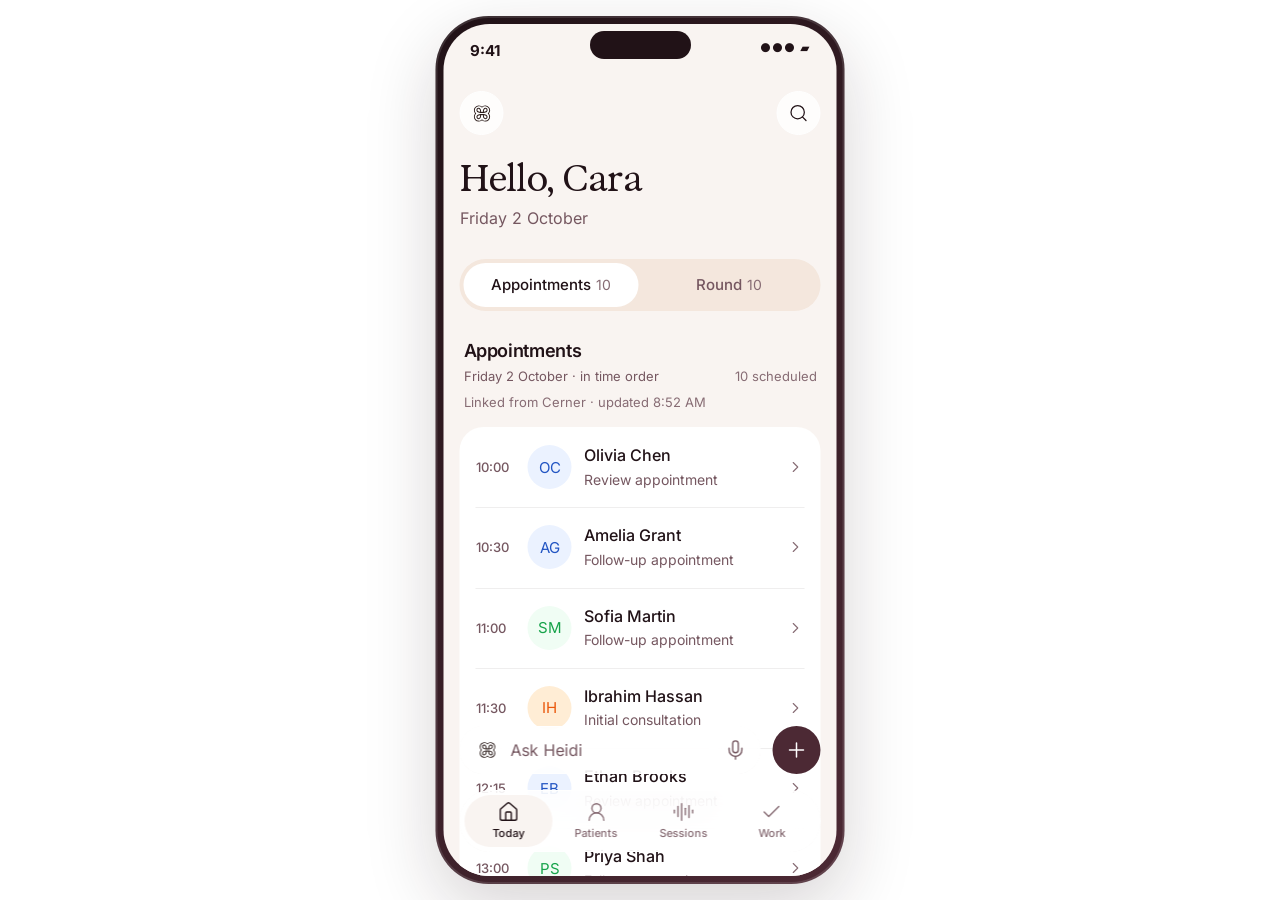
<file: prototype/embed.html>
<!doctype html>
<html lang="en" data-embedded-preview>
  <head>
    <meta charset="UTF-8" />
    <meta name="viewport" content="width=device-width, initial-scale=1.0, viewport-fit=cover" />
    <meta name="theme-color" content="#FCFAF8" />
    <title>Heidi · Screen library</title>
    <link rel="icon" href="./assets/heidi-symbol-bark.svg" type="image/svg+xml" />
    <link rel="stylesheet" href="./assets/tokens.css?v=release-20261006-labels" />
    <link rel="stylesheet" href="./styles.css?v=release-20261006-labels" />
    <link rel="stylesheet" href="./mobile-design-system.css?v=release-20261006-labels" />
    <link rel="stylesheet" href="./assets/heidi-component-utilities.css?v=release-20261006-labels" />
    <link rel="stylesheet" href="./session-components.css?v=release-20261006-labels" />
    <script defer src="./assets/heidi-components.js?v=release-20261006-labels"></script>
    <script defer src="./assets/lucide.min.js?v=release-20261006-labels"></script>
    <script defer src="./app.js?v=release-20261006-labels"></script>
    <script defer src="./screen-library.js?v=release-20261006-labels"></script>
    <script defer src="./device-preview.js?v=release-20261006-labels"></script>
  <link rel="stylesheet" href="./embed.css?v=release-20261006-labels" /></head>
  <body>
    <div class="demo-shell">
      <aside id="screenLibrary" class="screen-library" aria-label="Screen library">
        <header class="library-header"><div class="library-brand"><img src="./assets/heidi-symbol-bark.svg" alt="" /><span>Heidi</span></div><button type="button" class="library-close" aria-label="Hide screen library" data-action="toggle-library">×</button></header>
        <div class="library-title">Screen library <span id="libraryCount"></span></div>
        <input id="librarySearch" class="library-search" type="search" placeholder="Find a screen…" aria-label="Find a screen" />
        <nav id="libraryScreens" class="library-screens" aria-label="Prototype screens"></nav>
        <footer class="library-footer">Mobile · Light theme <span>Local prototype · Example data</span></footer>
      </aside>
      <button type="button" class="library-backdrop" data-action="toggle-library" aria-label="Close screen library" hidden></button>
      <main class="device-stage">
        <div class="preview-toolbar"><button id="libraryToggle" class="library-toggle" type="button" data-action="toggle-library" aria-controls="screenLibrary" aria-expanded="true">Screens</button><span id="previewLocation" class="preview-location">Today / Appointments</span><span class="preview-dimensions" title="iPhone 14 Pro logical screen size">393 × 852</span></div>
        <div class="device-viewport">
          <div class="phone-frame">
            <div class="phone-screen">
              <div class="phone-status" aria-hidden="true"><span>9:41</span><span class="dynamic-island"></span><span class="status-icons">●●● ▰</span></div>
              <div id="app" class="app-root"></div>
            </div>
          </div>
        </div>
      </main>
    </div>
  </body>
</html>
</file>
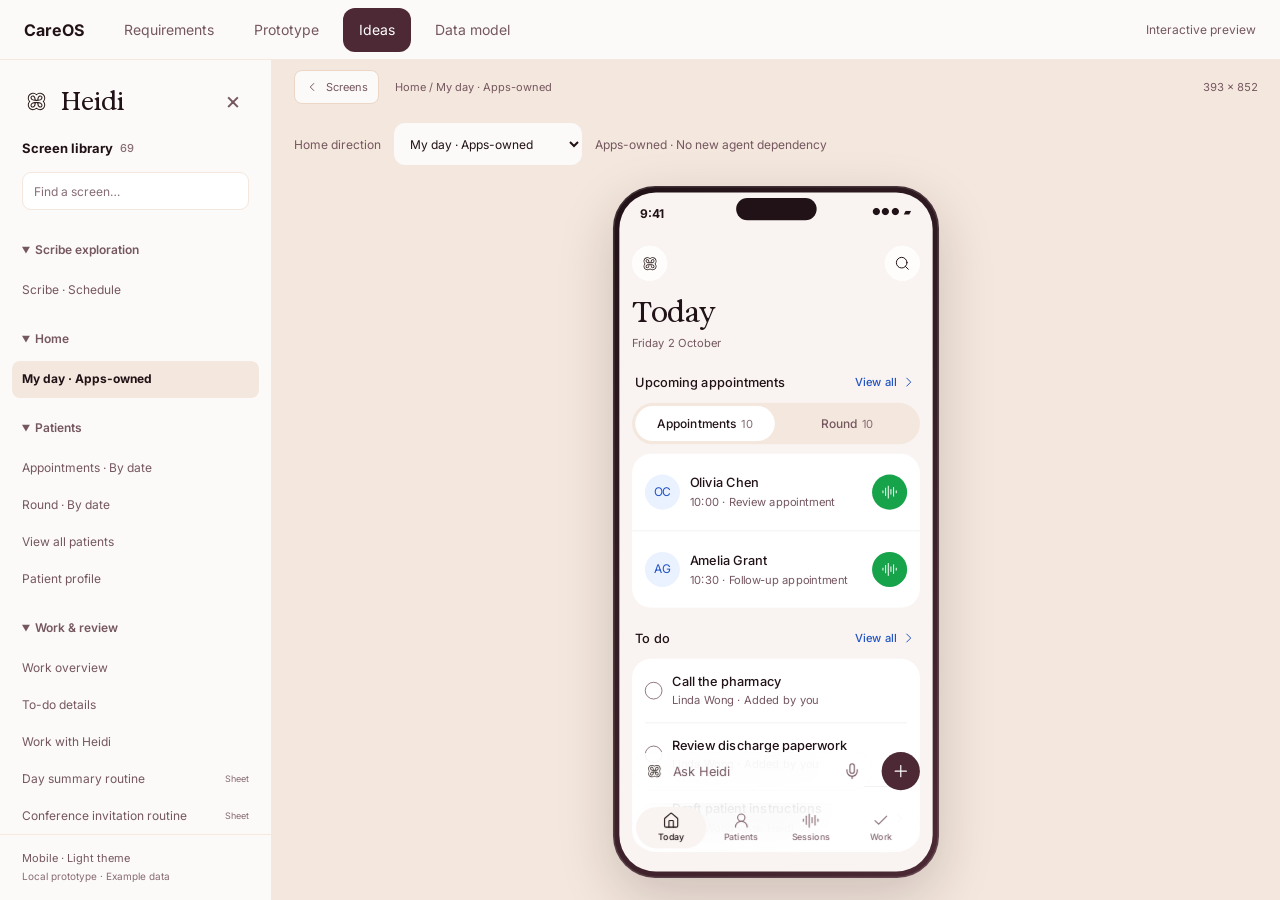
<file: prototype/homepage-options.html>
<!doctype html>
<html lang="en"><head><meta charset="utf-8"><title>Heidi · Ideas</title><script>const params = new URLSearchParams(location.search); params.set('view','ideas'); location.replace('./?' + params.toString());</script></head><body><a href="./?view=ideas">Open Ideas</a></body></html>
</file>
<file: prototype/assets/tokens.css>
/* Heidi Design System — Tokens
   Reconciled from scribe-fe-v2 (globals.css) + design-system-docs (theme.css) */

/* ─── Exposure (brand display face) ─── */
/* Weight axis (per scribe-fe-v2/fonts.ts): [-10] = Light (300), [0] = Regular (400), [+10] = Medium (500), [+20] = SemiBold (600) */
@font-face {
  font-family: 'Exposure';
  font-style: normal;
  font-weight: 300;
  font-display: swap;
  src: url('fonts/Exposure_-10_.woff2') format('woff2');
}
@font-face {
  font-family: 'Exposure';
  font-style: italic;
  font-weight: 300;
  font-display: swap;
  src: url('fonts/Exposure_-10_-Italic.woff2') format('woff2');
}
@font-face {
  font-family: 'Exposure';
  font-style: normal;
  font-weight: 400;
  font-display: swap;
  src: url('fonts/Exposure_0_.woff2') format('woff2');
}
@font-face {
  font-family: 'Exposure';
  font-style: italic;
  font-weight: 400;
  font-display: swap;
  src: url('fonts/Exposure_0_-Italic.woff2') format('woff2');
}
@font-face {
  font-family: 'Exposure';
  font-style: normal;
  font-weight: 500;
  font-display: swap;
  src: url('fonts/Exposure__10_.woff2') format('woff2');
}
@font-face {
  font-family: 'Exposure';
  font-style: italic;
  font-weight: 500;
  font-display: swap;
  src: url('fonts/Exposure__10_-Italic.woff2') format('woff2');
}
@font-face {
  font-family: 'Exposure';
  font-style: normal;
  font-weight: 600;
  font-display: swap;
  src: url('fonts/Exposure__20_.woff2') format('woff2');
}
@font-face {
  font-family: 'Exposure';
  font-style: italic;
  font-weight: 600;
  font-display: swap;
  src: url('fonts/Exposure__20_-Italic.woff2') format('woff2');
}

/* ─── Primitives ─── */
:root {
  /* Brand primary (Scribe registrar) */
  --color-brand-primary-50: #EBEEFF;
  --color-brand-primary-100: #DDE2FF;
  --color-brand-primary-200: #ADB3E4;
  --color-brand-primary-300: #7275C5;
  --color-brand-primary-400: #4551A9;
  --color-brand-primary-500: #162694;
  --color-brand-primary-600: #12207B;
  --color-brand-primary-700: #0F1963;

  /* Sand — warm neutral */
  --color-sand-25: #FCFAF8;
  --color-sand-50: #F9F4F1;
  --color-sand-75: #F6EFEA;
  --color-sand-100: #F6ECE4;
  --color-sand-150: #F4E7DD;
  --color-sand-200: #F0DFD1;
  --color-sand-300: #ECD7C6;
  --color-sand-400: #E2CAB6;
  --color-sand-500: #DABFA9;
  --color-sand-600: #D1AF94;

  /* Bark — dark warm */
  --color-bark-25: #FBF9FA;
  --color-bark-50: #F4F0F2;
  --color-bark-100: #E9E2E3;
  --color-bark-200: #D4C4C9;
  --color-bark-300: #C39DA8;
  --color-bark-400: #A98993;
  --color-bark-500: #876C74;
  --color-bark-600: #755760;
  --color-bark-700: #5B3E47;
  --color-bark-800: #4C2934;
  --color-bark-900: #28030F;
  --color-bark-950: #211217;

  /* Skies — blue */
  --color-skies-25: #EBF2FF;
  --color-skies-50: #E0EBFF;
  --color-skies-100: #D1E0FF;
  --color-skies-200: #B9CFFF;
  --color-skies-300: #99B9FF;
  --color-skies-400: #7AA4FF;
  --color-skies-500: #5B8DF6;
  --color-skies-600: #3C6DDD;
  --color-skies-700: #2255C3;
  --color-skies-800: #1343AA;
  --color-skies-900: #072C7E;
  --color-skies-950: #03194A;

  /* Forest — green */
  --color-forest-50: #F2F7F2;
  --color-forest-100: #DEEDE1;
  --color-forest-200: #CCE1CE;
  --color-forest-300: #A9CCAE;
  --color-forest-400: #7CAC83;
  --color-forest-500: #588F60;
  --color-forest-600: #407648;
  --color-forest-700: #2B6433;
  --color-forest-800: #194B22;
  --color-forest-900: #143C1A;
  --color-forest-950: #0A1E0D;

  /* Sunlight — yellow */
  --color-sunlight-50: #FEFDE8;
  --color-sunlight-100: #FDFAC4;
  --color-sunlight-200: #FBF582;
  --color-sunlight-300: #FDF444;
  --color-sunlight-400: #EBDF00;
  --color-sunlight-500: #CCC200;
  --color-sunlight-600: #999100;
  --color-sunlight-700: #807900;
  --color-sunlight-800: #666100;
  --color-sunlight-900: #4D4900;
  --color-sunlight-950: #2E2C05;

  /* ─── Semantic (light / newBrand) ─── */
  --color-brand-pro: #978aea;
  --color-brand-pro-hover: #7e70db;
  --color-brand-pro-muted: #f3f2fd;
  --color-brand-together: #ea8743;
  --color-brand-together-hover: #d46d25;
  --color-brand-together-muted: #fcf0e8;

  --color-text-primary: var(--color-bark-950);
  --color-text-primary-invert: #ffffff;
  --color-text-secondary: var(--color-bark-600);
  --color-text-tertiary: var(--color-bark-500);
  --color-text-disabled: var(--color-bark-200);
  --color-text-link: var(--color-skies-700);
  --color-text-link-hover: var(--color-skies-800);
  --color-text-active: var(--color-skies-700);

  --color-background-primary: var(--color-bark-800);
  --color-background-primary-hover: var(--color-bark-900);
  --color-background-primary-pressed: var(--color-bark-950);
  --color-background-primary-invert: #ffffff;
  --color-background-secondary: var(--color-sand-150);
  --color-background-secondary-hover: var(--color-sand-200);
  --color-background-secondary-pressed: var(--color-sand-300);
  --color-background-tertiary: var(--color-sand-50);
  --color-background-tertiary-hover: var(--color-sand-75);
  --color-background-tertiary-pressed: var(--color-sand-150);

  --color-surface: #ffffff;
  --color-surface-hover: var(--color-sand-50);
  --color-surface-pressed: var(--color-sand-75);
  --color-surface-page: var(--color-sand-25);
  --color-surface-accent: var(--color-sand-50);
  --color-surface-selected: var(--color-skies-25);
  --color-surface-selected-hover: var(--color-skies-50);
  --color-surface-container: #FEFCFA;

  --color-border: var(--color-sand-150);
  --color-border-hover: var(--color-sand-300);
  --color-border-strong: var(--color-bark-600);
  --color-border-selected: var(--color-bark-950);
  --color-border-focus: var(--color-brand-primary-500);

  --color-validation-success: #16a34a;
  --color-validation-success-muted: #f0fdf4;
  --color-validation-success-border: #dcfce7;
  --color-validation-destructive: #dc2626;
  --color-validation-destructive-muted: #fef2f2;
  --color-validation-destructive-border: #fee2e2;
  --color-validation-warning: #ea580c;
  --color-validation-warning-muted: #ffedd5;
  --color-validation-warning-border: #fed7aa;
  --color-validation-info: var(--color-skies-500);
  --color-validation-info-muted: var(--color-skies-25);
  --color-validation-info-border: var(--color-skies-100);

  --color-tier-pro: #978AEA;
  --color-tier-pro-text: #5D4EC5;
  --color-tier-pro-muted: #F8F7FF;
  --color-tier-pro-border: #E5E2FF;
  --color-tier-practice: #EA8743;
  --color-tier-practice-text: #DD610B;
  --color-tier-practice-muted: #FFFAF7;
  --color-tier-practice-border: #FFE6D5;

  /* Radius (newBrand scale) */
  --radius-xs: 4px;
  --radius-sm: 6px;
  --radius-md: 8px;
  --radius-lg: 12px;
  --radius-xl: 16px;
  --radius-2xl: 24px;
  --radius-3xl: 36px;

  /* Shadows — bark-tinted */
  --shadow-color: 120 90 60;
  --shadow-sm: 0 1px 3px 1px rgb(var(--shadow-color) / 0.06), 0 1px 1px 0 rgb(var(--shadow-color) / 0.03);
  --shadow-md: 0 6px 18px 8px rgb(var(--shadow-color) / 0.07), 0 2px 6px 1px rgb(var(--shadow-color) / 0.04);
  --shadow-lg: 0 16px 36px 20px rgb(var(--shadow-color) / 0.085), 0 6px 14px 4px rgb(var(--shadow-color) / 0.05);
  --shadow-popover: 0 4px 6px -1px rgb(var(--shadow-color) / 0.15), 0 2px 4px -2px rgb(var(--shadow-color) / 0.15);

  /* Spacing tokens used in Scribe app */
  --spacing-page-block: 32px;
  --spacing-page-inline: 26px;
  --spacing-page-title-gap: 24px;

  /* Fonts */
  --font-family-exposure: 'Exposure', ui-serif, Georgia, serif;
  --font-family-inter: 'Inter', ui-sans-serif, system-ui, sans-serif;
  --font-family-mono: 'JetBrains Mono', Menlo, 'SF Mono', monospace;
}

/* ─── Dark theme (newBrandDark) ─── */
[data-theme="dark"] {
  --color-text-primary: #ffffff;
  --color-text-primary-invert: #000000;
  --color-text-secondary: #d4d4d4;
  --color-text-tertiary: #a3a3a3;
  --color-text-disabled: #737373;
  --color-text-link: var(--color-skies-300);
  --color-text-link-hover: var(--color-skies-200);
  --color-text-active: var(--color-skies-300);

  --color-background-primary: var(--color-skies-300);
  --color-background-primary-hover: var(--color-skies-200);
  --color-background-primary-pressed: var(--color-skies-100);
  --color-background-primary-invert: var(--color-bark-800);
  --color-background-secondary: #737373;
  --color-background-secondary-hover: #a3a3a3;
  --color-background-tertiary: #404040;
  --color-background-tertiary-hover: #525252;

  --color-surface: #171717;
  --color-surface-hover: #262626;
  --color-surface-pressed: #262626;
  --color-surface-page: #000000;
  --color-surface-accent: #262626;
  --color-surface-selected: rgba(60, 109, 221, 0.3);
  --color-surface-selected-hover: var(--color-skies-800);
  --color-surface-container: #1f1f1f;

  --color-border: #404040;
  --color-border-hover: #525252;
  --color-border-strong: #d4d4d4;
  --color-border-selected: #ffffff;
  --color-border-focus: var(--color-skies-500);

  --color-validation-success: #4ade80;
  --color-validation-success-muted: #14532d;
  --color-validation-success-border: #166534;
  --color-validation-destructive: #f87171;
  --color-validation-destructive-muted: #450a0a;
  --color-validation-destructive-border: #991b1b;
  --color-validation-warning: #fb923c;
  --color-validation-warning-muted: #9a3412;
  --color-validation-warning-border: #c2410c;

  --shadow-color: 0 0 0;
}
</file>
<file: site-nav.css>
.site-nav{height:60px;display:flex;align-items:center;gap:20px;padding:0 24px;background:#fcfaf8;border-bottom:1px solid #e5ddd6;font:14px/1.2 system-ui,sans-serif;color:#30242a;position:sticky;top:0;z-index:100}.site-nav strong{font-size:16px}.site-tabs{display:flex;gap:4px}.site-nav a{display:flex;align-items:center;justify-content:center;min-height:44px;padding:0 16px;border-radius:8px;color:#65486d;text-decoration:none}.site-nav a[aria-current=page]{background:#49303c;color:white}.site-nav a:focus-visible{outline:3px solid #92715b;outline-offset:2px}@media(max-width:480px){.site-nav{padding:0 12px;gap:12px}.site-nav a{padding:0 12px}}
@media(max-width:540px){.site-nav{overflow-x:auto}.site-nav strong,.site-tabs,.site-nav a{flex-shrink:0}}
</file>
<file: prototype/styles.css>
:root { color-scheme: light; }
* { box-sizing: border-box; }
html, body { margin: 0; min-height: 100%; }
body { background: var(--color-surface-page); color: var(--color-text-primary); font-family: var(--font-family-inter); -webkit-font-smoothing: antialiased; }
button, input { font: inherit; }
button { cursor: pointer; }
button:focus-visible, input:focus-visible { outline: 2px solid var(--color-border-focus); outline-offset: 3px; }
.demo-shell { min-height: 100dvh; display: grid; grid-template-columns: 272px minmax(0, 1fr); background: var(--color-surface-page); }
.demo-shell.library-collapsed { grid-template-columns: 0 minmax(0, 1fr); }
.screen-library { grid-column: 1; height: 100dvh; position: sticky; top: 0; display: flex; flex-direction: column; min-width: 0; border-right: 1px solid var(--color-border); background: var(--color-surface-page); }
.screen-library[hidden] { display: none; }
.library-header { display: flex; align-items: center; justify-content: space-between; padding: 25px 22px 23px; }
.library-brand { display: flex; align-items: center; gap: 10px; font: 400 25px var(--font-family-exposure); }
.library-brand img { width: 29px; height: 29px; }
.library-close { width: 32px; height: 32px; border: 0; border-radius: 8px; color: var(--color-text-secondary); background: transparent; font-size: 24px; line-height: 1; }
.library-close:hover { background: var(--color-background-tertiary); }
.library-title { padding: 0 22px; font-size: 13px; font-weight: 650; display: flex; align-items: center; gap: 7px; }
.library-title span { color: var(--color-text-tertiary); font-size: 11px; font-weight: 500; }
.library-search { min-width: 0; width: calc(100% - 44px); flex: none; margin: 16px 22px 18px; height: 38px; border: 1px solid var(--color-border); border-radius: 9px; padding: 0 11px; background: var(--color-surface); color: var(--color-text-primary); font-size: 12px; }
.library-search::placeholder { color: var(--color-text-tertiary); }
.library-screens { flex: 1; min-height: 0; overflow-y: auto; padding: 0 12px 20px; scrollbar-width: thin; scrollbar-color: var(--color-bark-200) transparent; }
.library-group + .library-group { margin-top: 21px; }
.library-group h2 { margin: 0 10px 7px; font-size: 10px; font-weight: 650; letter-spacing: .08em; text-transform: uppercase; color: var(--color-text-tertiary); }
.library-screen { width: 100%; min-height: 37px; display: flex; align-items: center; gap: 7px; padding: 8px 10px; border: 0; border-radius: 8px; background: transparent; color: var(--color-text-secondary); text-align: left; font-size: 12px; line-height: 1.35; }
.library-screen span { flex: 1; }
.library-screen small { color: var(--color-text-tertiary); font-size: 9px; }
.library-screen:hover { background: var(--color-background-tertiary); color: var(--color-text-primary); }
.library-screen[aria-current="page"] { background: var(--color-background-secondary); color: var(--color-text-primary); font-weight: 650; }
.library-footer { padding: 16px 22px 18px; border-top: 1px solid var(--color-border); font-size: 11px; color: var(--color-text-secondary); }
.library-footer span { display: block; margin-top: 5px; color: var(--color-text-tertiary); font-size: 10px; }
.library-no-results { margin: 10px; font-size: 12px; line-height: 1.5; color: var(--color-text-secondary); }
.library-backdrop { display: none; }
.device-stage { grid-column: 2; position: relative; min-width: 0; height: 100dvh; padding: 68px 24px 22px; display: flex; align-items: center; justify-content: center; overflow: hidden; background: var(--color-background-secondary); }
.preview-toolbar { position: absolute; top: 0; left: 0; right: 0; height: 54px; display: flex; align-items: center; gap: 16px; padding: 0 22px; }
.library-toggle { display: inline-flex; align-items: center; gap: 7px; min-height: 34px; flex: none; padding: 0 10px; border: 1px solid var(--color-border-hover); border-radius: 8px; color: var(--color-text-secondary); background: var(--color-surface-page); font-size: 11px; }
.library-toggle svg { width: 14px; height: 14px; stroke-width: 1.7; }
.preview-location { min-width: 0; overflow: hidden; text-overflow: ellipsis; white-space: nowrap; color: var(--color-text-secondary); font-size: 11px; }
.preview-dimensions { margin-left: auto; flex: none; color: var(--color-text-secondary); font-size: 11px; font-variant-numeric: tabular-nums; }
.device-viewport { position: relative; width: 100%; height: 100%; min-width: 0; min-height: 0; }
/* iPhone 14 Pro: fixed 393 × 852 logical display, plus an 8px preview bezel. */
.phone-frame { position: absolute; left: 50%; top: 50%; width: 409px; height: 868px; padding: 8px; border-radius: 53px; transform: translate(-50%, -50%) scale(var(--preview-scale, .7)); transform-origin: center; background: linear-gradient(135deg, var(--color-text-primary), var(--color-background-primary)); box-shadow: 0 24px 70px rgb(33 18 23 / .18), inset 0 0 0 2px rgb(255 255 255 / .12); }
.phone-screen { width: 393px; height: 852px; position: relative; overflow: hidden; border-radius: 46px; background: var(--color-surface-page); }
.phone-status { height: 55px; padding: 16px 26px 0; display: flex; justify-content: space-between; align-items: flex-start; font-size: 15px; font-weight: 700; position: relative; z-index: 5; }
.dynamic-island { position: absolute; left: 50%; top: 7px; transform: translateX(-50%); width: 101px; height: 28px; border-radius: 20px; background: var(--color-text-primary); }
.status-icons { font-size: 12px; letter-spacing: 1px; }
.app-root { height: calc(100% - 55px); position: relative; }
.app-scroll { height: 100%; overflow-y: auto; scrollbar-width: none; padding: 12px 22px 220px; scroll-padding-block: 12px 200px; }
.app-scroll::-webkit-scrollbar { display: none; }
.topbar { display: flex; align-items: center; justify-content: space-between; gap: 12px; min-height: 40px; margin-bottom: 26px; }
.topbar-right { display: flex; align-items: center; gap: 8px; }
.mark-button { border: 0; background: var(--color-surface); box-shadow: var(--shadow-sm); border-radius: 50%; width: 38px; height: 38px; display: inline-grid; place-items: center; color: var(--color-text-primary); flex: none; }
.mark-button img { width: 23px; height: 23px; }
.icon-button { border: 0; background: var(--color-surface); box-shadow: var(--shadow-sm); border-radius: 50%; width: 38px; height: 38px; display: inline-grid; place-items: center; color: var(--color-text-primary); flex: none; }
.icon-button.ghost { box-shadow: none; background: transparent; }
.icon-button svg, .button svg, .text-action svg, .row-arrow svg, .nav-item svg, .section-icon svg { width: 19px; height: 19px; stroke-width: 1.7; }
.hero { margin: 7px 0 27px; }
.today-modes { display: grid; grid-template-columns: 1fr 1fr; gap: 4px; padding: 4px; background: var(--color-background-tertiary); border: 1px solid var(--color-border); border-radius: 17px; }
.today-mode { min-width: 0; min-height: 42px; border: 0; border-radius: 13px; background: transparent; color: var(--color-text-secondary); font-size: 12px; font-weight: 650; white-space: nowrap; }
.today-mode.selected { background: var(--color-surface); color: var(--color-text-primary); box-shadow: var(--shadow-sm); }
.today-mode span { display: inline-block; margin-left: 5px; color: var(--color-text-tertiary); font-size: 11px; }
.today-view-intro { display: flex; align-items: flex-end; justify-content: space-between; gap: 8px; margin: 27px 0 14px; }
.today-view-intro h2 { margin: 0 0 4px; font-size: 18px; letter-spacing: -.025em; }
.today-view-intro p { margin: 0; color: var(--color-text-secondary); font-size: 12px; }
.today-view-intro > span { flex: none; color: var(--color-text-tertiary); font-size: 11px; }
.round-list { margin-top: 13px; }
.eyebrow { color: var(--color-text-tertiary); font-size: 12px; font-weight: 600; letter-spacing: .01em; }
.hero h1, .screen-heading h1 { font: 400 43px/1.03 var(--font-family-exposure); letter-spacing: -.045em; margin: 5px 0 7px; }
.hero-subtitle { color: var(--color-text-secondary); font-size: 14px; }
.screen-heading { margin: 0 0 25px; }
.screen-heading h1 { font-size: 40px; margin: 9px 0 8px; }
.screen-heading p { font-size: 14px; color: var(--color-text-secondary); line-height: 1.5; margin: 0; }
.section-heading { display: flex; align-items: baseline; justify-content: space-between; gap: 8px; margin: 29px 0 13px; }
.section-heading h2 { font-size: 17px; letter-spacing: -.025em; margin: 0; }
.section-heading h2 em { display: inline-block; vertical-align: 1px; margin-left: 3px; padding: 2px 7px; border-radius: 100px; background: var(--color-background-tertiary); color: var(--color-text-secondary); font-size: 11px; font-style: normal; font-weight: 650; letter-spacing: 0; }
.section-heading span { font-size: 12px; color: var(--color-text-tertiary); }
.section-subline { margin: -6px 0 12px; color: var(--color-text-tertiary); font-size: 11px; }
.work-heading { margin-bottom: 20px; }
.work-group { margin-top: 20px; }
.work-group h2 { margin: 0 0 8px; font-size: 16px; }
.work-group-toggle { width: 100%; min-height: 44px; display: flex; align-items: center; gap: 9px; padding: 0 8px; border: 0; background: transparent; color: var(--color-skies-800); text-align: left; font-size: inherit; font-weight: 650; }
.work-group-progress .work-group-toggle { color: #A34018; }
.work-group-done .work-group-toggle { color: var(--color-text-primary); }
.work-group-symbol { display: grid; place-items: center; width: 23px; height: 23px; border-radius: 50%; background: var(--color-skies-50); }
.work-group-progress .work-group-symbol { background: var(--color-validation-warning-muted); }
.work-group-done .work-group-symbol { background: var(--color-text-primary); color: var(--color-surface); }
.work-group-symbol svg { width: 15px; height: 15px; stroke-width: 1.8; }
.work-count { color: var(--color-text-tertiary); font-size: 12px; font-weight: 500; }
.work-chevron { margin-left: auto; color: var(--color-text-secondary); display: flex; }
.work-chevron svg { width: 17px; height: 17px; stroke-width: 1.8; transform: rotate(90deg); }
.work-chevron.expanded svg { transform: rotate(-90deg); }
.work-list { border-radius: var(--radius-2xl); background: var(--color-surface); overflow: hidden; }
.work-item + .work-item { position: relative; }
.work-item + .work-item::before { content: ''; position: absolute; top: 0; left: 56px; right: 18px; border-top: 1px solid var(--color-bark-50); }
.work-item-row { display: flex; align-items: center; padding-left: 6px; min-height: 76px; }
.work-check, .work-running { width: 44px; height: 44px; flex: none; display: grid; place-items: center; padding: 0; border: 0; border-radius: 50%; background: transparent; color: var(--color-text-primary); }
.work-check:hover { background: var(--color-surface-hover); }
.work-status-circle { width: 20px; height: 20px; border: 2px solid var(--color-bark-100); border-radius: 50%; display: grid; place-items: center; }
.work-status-circle svg { width: 14px; height: 14px; stroke-width: 2; }
.work-running .work-status-circle { border-top-color: var(--color-text-primary); border-right-color: var(--color-text-primary); }
.is-done .work-status-circle { color: var(--color-surface); background: var(--color-bark-400); border-color: var(--color-bark-400); }
.work-item-open { align-self: stretch; flex: 1; min-width: 0; min-height: 76px; display: flex; align-items: center; gap: 12px; padding: 14px 18px 14px 6px; border: 0; background: transparent; color: var(--color-text-primary); text-align: left; }
.work-item-open:hover { background: var(--color-surface-hover); }
.work-item-copy { flex: 1; min-width: 0; }
.work-item-copy strong { display: block; font-size: 15px; font-weight: 400; line-height: 1.35; overflow-wrap: anywhere; }
.work-item-copy small { display: block; margin-top: 4px; font-size: 11px; line-height: 1.35; color: var(--color-text-tertiary); }
.is-done .work-item-copy strong { color: var(--color-text-tertiary); }
.work-owner { flex: none; width: 31px; height: 31px; display: grid; place-items: center; border-radius: 50%; font-size: 11px; font-weight: 600; }
.work-owner.you { background: var(--color-skies-100); color: var(--color-skies-800); }
.work-owner.heidi { background: var(--color-sunlight-200); }
.work-owner img { width: 20px; height: 20px; }
.is-done .work-owner.you { background: var(--color-forest-100); color: var(--color-forest-700); }
.work-item-detail { padding: 0 18px 18px 56px; }
.work-origin { font-size: 10px; color: var(--color-text-tertiary); line-height: 1.5; }
.work-item-detail p { margin: 9px 0 0; color: var(--color-text-secondary); font-size: 12px; line-height: 1.5; }
.work-item-detail .work-encounter-context { font-size: 11px; }
.work-detail-links { display: flex; flex-wrap: wrap; column-gap: 15px; }
.work-detail-links .text-action { min-height: 44px; margin-bottom: -9px; font-size: 11px; }
.work-empty { margin: 0; padding: 22px; font-size: 13px; color: var(--color-text-secondary); }
.workload-strip { display: grid; grid-template-columns: 1fr 1fr; gap: 9px; margin: 0 0 4px; }
.workload-strip button { min-width: 0; position: relative; display: flex; flex-direction: column; align-items: flex-start; gap: 3px; padding: 14px 15px; border: 1px solid var(--color-border); border-radius: 17px; background: var(--color-surface); box-shadow: var(--shadow-sm); color: var(--color-text-primary); text-align: left; }
.workload-strip strong { font: 400 29px/1 var(--font-family-exposure); }
.workload-strip span { font-size: 12px; font-weight: 650; }
.workload-strip svg { position: absolute; right: 11px; bottom: 13px; width: 15px; height: 15px; color: var(--color-text-tertiary); }
.filter-row { display: flex; gap: 8px; overflow-x: auto; scrollbar-width: none; margin: 0 -22px; padding: 0 22px 4px; }
.filter-row::-webkit-scrollbar { display: none; }
.filter-chip { flex: none; padding: 9px 13px; border: 1px solid var(--color-border); border-radius: 100px; background: var(--color-surface); color: var(--color-text-secondary); font-size: 12px; font-weight: 650; }
.filter-chip.selected { background: var(--color-background-primary); border-color: var(--color-background-primary); color: var(--color-text-primary-invert); }
.card { background: var(--color-surface); border: 1px solid var(--color-border); border-radius: var(--radius-2xl); box-shadow: var(--shadow-sm); overflow: hidden; }
.button { border: 0; border-radius: 12px; min-height: 41px; padding: 0 15px; display: inline-flex; align-items: center; justify-content: center; gap: 9px; font-weight: 650; font-size: 13px; line-height: 1.15; text-align: center; transition: transform .14s ease, background .14s ease, box-shadow .14s ease; }
.button:hover { transform: translateY(-1px); }
.button.primary { background: var(--color-background-primary); color: var(--color-text-primary-invert); }
.button.light { background: var(--color-surface); color: var(--color-text-primary); }
.button.secondary { background: var(--color-background-secondary); color: var(--color-text-primary); }
.button.outline { background: var(--color-surface); border: 1px solid var(--color-border); color: var(--color-text-primary); }
.button.full { width: 100%; }
.button[disabled] { cursor: not-allowed; opacity: .45; transform: none; }
.text-action { padding: 0; border: 0; color: var(--color-text-link); background: transparent; display: inline-flex; align-items: center; gap: 4px; font-size: 12px; font-weight: 600; }
.text-action:hover { text-decoration: underline; }
.appointment-row, .session-row, .encounter-row, .history-row, .task-row { width: 100%; background: transparent; border: 0; display: flex; align-items: center; gap: 12px; padding: 17px 18px; text-align: left; color: var(--color-text-primary); }
.appointment-row + .appointment-row, .session-row + .session-row, .encounter-row + .encounter-row, .history-row + .history-row, .task-row + .task-row { border-top: 1px solid var(--color-border); }
.appointment-row:hover, .session-row:hover, .encounter-row:hover, .history-row:hover, .task-row:hover { background: var(--color-surface-hover); }
.session-item + .session-item { border-top: 1px solid var(--color-border); }
.session-item .session-row { padding-bottom: 5px; }
.session-item-footer { display: flex; justify-content: flex-end; padding: 0 18px 13px; }
.session-context-button { border: 1px solid var(--color-border); border-radius: 100px; background: var(--color-surface); color: var(--color-text-secondary); display: inline-flex; align-items: center; gap: 2px; padding: 5px 8px 5px 10px; font-size: 11px; font-weight: 600; }
.session-context-button:hover { background: var(--color-surface-hover); border-color: var(--color-border-hover); }
.session-context-button svg { width: 13px; height: 13px; stroke-width: 1.8; }
.appointment-time { font-size: 12px; font-weight: 700; min-width: 39px; align-self: flex-start; padding-top: 2px; }
.avatar { border-radius: 50%; flex: none; display: grid; place-items: center; width: 41px; height: 41px; font-size: 13px; font-weight: 650; color: var(--color-text-primary); background: var(--color-background-secondary); }
.avatar.blue { background: var(--color-surface-selected); color: var(--color-text-link); }
.avatar.green { background: var(--color-validation-success-muted); color: var(--color-validation-success); }
.avatar.sun { background: var(--color-validation-warning-muted); color: var(--color-validation-warning); }
.avatar svg, .choice-check svg { width: 19px; height: 19px; }
.row-main { min-width: 0; flex: 1; }
.row-title { display: block; font-size: 14px; font-weight: 650; line-height: 1.2; }
.row-sub { display: block; color: var(--color-text-secondary); font-size: 12px; line-height: 1.4; margin-top: 4px; }
.row-third { display: block; color: var(--color-text-tertiary); font-size: 11px; line-height: 1.35; margin-top: 6px; }
.row-arrow { color: var(--color-text-tertiary); display: inline-flex; }
.pill { display: inline-flex; align-items: center; gap: 5px; border-radius: 100px; padding: 5px 8px; font-size: 10px; font-weight: 700; white-space: nowrap; }
.pill.blue { color: var(--color-text-link); background: var(--color-surface-selected); }
.pill.green { color: var(--color-validation-success); background: var(--color-validation-success-muted); }
.pill.sand { color: var(--color-text-secondary); background: var(--color-background-tertiary); }
.pill.warn { color: var(--color-validation-warning); background: var(--color-validation-warning-muted); }
.pill svg { width: 11px; height: 11px; }
.row-meta { display: flex; align-items: center; gap: 7px; flex-wrap: wrap; margin-top: 8px; }
.quiet-card { padding: 17px 18px; display: flex; gap: 12px; align-items: flex-start; }
.quiet-card .section-icon { width: 33px; height: 33px; border-radius: 11px; background: var(--color-surface-selected); color: var(--color-text-link); display: grid; place-items: center; flex: none; }
.quiet-card strong { font-size: 13px; }
.quiet-card p { font-size: 12px; color: var(--color-text-secondary); line-height: 1.5; margin: 4px 0 0; }
.quiet-card .text-action { margin-top: 8px; }
.today-empty { background: var(--color-surface); border: 1px dashed var(--color-border-hover); border-radius: var(--radius-2xl); padding: 20px; color: var(--color-text-secondary); font-size: 13px; line-height: 1.5; }
.nav-shell { position: absolute; left: 0; right: 0; bottom: 0; padding: 14px 20px 17px; z-index: 8; background: linear-gradient(transparent, var(--color-surface-page) 21%); }
.nav-dock { background: var(--color-surface); border: 1px solid var(--color-border); border-radius: 22px; box-shadow: var(--shadow-md); display: flex; align-items: center; justify-content: space-around; padding: 6px; }
.nav-item { border: 0; background: transparent; color: var(--color-text-tertiary); display: flex; align-items: center; justify-content: center; gap: 5px; flex-direction: column; flex: 1; min-width: 0; height: 48px; border-radius: 17px; font-size: 10px; font-weight: 650; }
.nav-item.active { color: var(--color-text-primary); background: var(--color-background-tertiary); }
.nav-item svg { width: 20px; height: 20px; }
.ask-shell { position: absolute; left: 0; right: 0; bottom: 91px; z-index: 9; display: flex; align-items: center; gap: 10px; padding: 8px 20px 6px; background: linear-gradient(transparent, var(--color-surface-page) 36%); }
.ask-bar { min-width: 0; flex: 1; height: 54px; display: flex; align-items: center; background: var(--color-surface); border: 1px solid var(--color-border); border-radius: 30px; box-shadow: var(--shadow-md); }
.ask-open { min-width: 0; flex: 1; height: 100%; display: flex; align-items: center; gap: 11px; border: 0; padding: 0 0 0 15px; background: transparent; color: var(--color-text-secondary); text-align: left; font-size: 15px; }
.ask-open img { width: 26px; height: 26px; flex: none; }
.ask-open span { white-space: nowrap; overflow: hidden; text-overflow: ellipsis; }
.ask-mic { width: 48px; height: 48px; border: 0; display: grid; place-items: center; flex: none; background: transparent; color: var(--color-text-secondary); }
.ask-mic svg { width: 22px; height: 22px; stroke-width: 1.65; }
.ask-add { width: 54px; height: 54px; border: 0; border-radius: 50%; flex: none; display: grid; place-items: center; color: var(--color-text-primary-invert); background: var(--color-background-primary); box-shadow: var(--shadow-md); }
.ask-add svg { width: 25px; height: 25px; stroke-width: 1.7; }
.mini-player { position: absolute; z-index: 10; left: 22px; right: 22px; bottom: 165px; border: 0; border-radius: 16px; padding: 12px 15px; background: var(--color-validation-success); color: var(--color-text-primary-invert); display: flex; align-items: center; gap: 10px; text-align: left; box-shadow: var(--shadow-md); font-size: 12px; font-weight: 650; }
.mini-player svg { width: 18px; height: 18px; }
.mini-player span { flex: 1; }
.back-title { flex: 1; min-width: 0; font-size: 13px; font-weight: 650; white-space: nowrap; overflow: hidden; text-overflow: ellipsis; }
.detail-hero { padding: 22px 20px; }
.detail-hero .eyebrow { margin-bottom: 8px; display: block; }
.detail-hero h2 { font: 400 30px/1.04 var(--font-family-exposure); letter-spacing: -.035em; margin: 0 0 7px; }
.detail-hero p { margin: 0; font-size: 13px; color: var(--color-text-secondary); }
.detail-hero .row-meta { margin-top: 16px; }
.detail-actions { display: grid; grid-template-columns: 1fr 1fr; gap: 9px; margin-top: 17px; }
.detail-actions .button { width: 100%; }
.context-card { padding: 0 18px; }
.context-card > p { color: var(--color-text-secondary); font-size: 12px; line-height: 1.5; margin: 0; padding: 17px 0 14px; }
.context-row { border-top: 1px solid var(--color-border); display: flex; align-items: center; justify-content: space-between; gap: 12px; padding: 15px 0; }
.context-row > div { min-width: 0; }
.context-row span { display: block; color: var(--color-text-tertiary); font-size: 11px; margin-bottom: 4px; }
.context-row strong { display: block; font-size: 14px; font-weight: 650; overflow: hidden; text-overflow: ellipsis; white-space: nowrap; }
.context-row small { display: block; color: var(--color-text-tertiary); font-size: 11px; margin-top: 4px; }
.context-row .text-action { flex: none; }
.context-history { width: 100%; padding: 14px 0; border: 0; border-top: 1px solid var(--color-border); background: transparent; color: var(--color-text-link); text-align: left; font-size: 12px; font-weight: 650; display: flex; align-items: center; gap: 4px; }
.context-history svg { width: 16px; height: 16px; }
.info-stack { padding: 16px 18px; }
.info-line { display: flex; justify-content: space-between; gap: 10px; align-items: baseline; padding: 8px 0; font-size: 12px; }
.info-line + .info-line { border-top: 1px solid var(--color-border); }
.info-line span:first-child { color: var(--color-text-tertiary); }
.info-line span:last-child { text-align: right; font-weight: 600; }
.subsection-label { font-size: 11px; font-weight: 700; letter-spacing: .09em; text-transform: uppercase; color: var(--color-text-tertiary); margin: 20px 0 10px; }
.note-card { padding: 20px; }
.note-card h3 { font-size: 14px; margin: 0 0 11px; }
.note-card p { font-size: 13px; line-height: 1.62; color: var(--color-text-secondary); margin: 0 0 11px; }
.note-card p:last-child { margin-bottom: 0; }
.note-card .note-label { color: var(--color-text-primary); font-weight: 700; }
.history-group { padding: 18px; }
.history-group + .history-group { border-top: 1px solid var(--color-border); }
.history-top { display: flex; justify-content: space-between; gap: 8px; align-items: flex-start; }
.history-top h3 { font-size: 14px; margin: 0 0 4px; }
.history-top p { font-size: 12px; color: var(--color-text-secondary); margin: 0; }
.history-top p + p { margin-top: 4px; }
.history-sessions { border-left: 1px solid var(--color-border-hover); margin: 14px 0 0 6px; padding-left: 14px; display: grid; gap: 8px; }
.history-sessions button { border: 0; background: var(--color-background-tertiary); border-radius: 12px; padding: 11px; text-align: left; color: var(--color-text-primary); }
.history-sessions button:hover { background: var(--color-background-tertiary-hover); }
.history-sessions strong { display: block; font-size: 12px; }
.history-sessions span { display: block; margin-top: 3px; color: var(--color-text-tertiary); font-size: 11px; }
.history-sessions .empty-history { font-size: 12px; color: var(--color-text-tertiary); }
.record-panel { background: var(--color-surface); border: 1px solid var(--color-border); border-radius: var(--radius-2xl); padding: 22px; text-align: center; box-shadow: var(--shadow-sm); }
.record-wave { display: flex; align-items: center; justify-content: center; gap: 4px; height: 62px; margin: 10px 0 4px; color: var(--color-validation-success); }
.record-wave span { width: 4px; border-radius: 3px; background: currentColor; height: 17px; }
.record-wave span:nth-child(3n) { height: 37px; }.record-wave span:nth-child(4n) { height: 48px; }.record-wave span:nth-child(5n) { height: 26px; }
.record-panel h2 { font: 400 28px var(--font-family-exposure); margin: 10px 0 5px; }
.record-panel p { font-size: 12px; color: var(--color-text-secondary); line-height: 1.5; margin: 0; }
.record-time { font-size: 34px; font-weight: 500; font-variant-numeric: tabular-nums; letter-spacing: .05em; margin: 18px 0; }
.record-controls { display: flex; justify-content: center; gap: 12px; margin-top: 24px; }
.record-control { width: 58px; height: 58px; border-radius: 50%; border: 0; background: var(--color-background-primary); color: var(--color-text-primary-invert); display: grid; place-items: center; }
.record-control.stop { background: var(--color-validation-success); }
.record-control svg { width: 22px; height: 22px; }
.record-tip { margin-top: 17px; font-size: 11px; line-height: 1.5; color: var(--color-text-tertiary); }
.search-input { width: 100%; height: 42px; border: 1px solid var(--color-border); border-radius: 12px; background: var(--color-surface); padding: 0 14px; color: var(--color-text-primary); font-size: 13px; }
.search-input::placeholder { color: var(--color-text-tertiary); }
.sheet-backdrop { position: absolute; inset: 0; background: rgb(33 18 23 / .28); z-index: 12; display: flex; align-items: flex-end; }
.sheet { width: 100%; max-height: 78%; overflow: auto; background: var(--color-surface-page); border-radius: 28px 28px 0 0; padding: 14px 22px 30px; box-shadow: var(--shadow-lg); }
.sheet.encounter-picker-sheet { max-height: 86%; }
.sheet-handle { width: 37px; height: 4px; border-radius: 5px; background: var(--color-border-hover); margin: 0 auto 18px; }
.sheet-top { display: flex; align-items: center; justify-content: space-between; margin-bottom: 10px; }
.sheet h2 { font: 400 29px/1.08 var(--font-family-exposure); letter-spacing: -.03em; margin: 0 0 7px; }
.sheet p { font-size: 12px; line-height: 1.5; color: var(--color-text-secondary); margin: 0 0 18px; }
.choice-card { width: 100%; border: 1px solid var(--color-border); background: var(--color-surface); border-radius: 16px; padding: 14px; margin: 0 0 8px; text-align: left; display: flex; align-items: center; gap: 10px; }
.choice-card.create-choice { border-style: dashed; margin-top: 10px; }
.choice-card.selected { border-color: var(--color-border-selected); background: var(--color-surface-selected); }
.choice-card strong { display: block; font-size: 13px; }
.choice-card small { display: block; margin-top: 4px; color: var(--color-text-secondary); font-size: 11px; }
.choice-copy { min-width: 0; flex: 1; }
.quick-add-options { overflow: hidden; border-radius: 22px; background: var(--color-surface); }
.sheet.quick-add-sheet { max-height: 96%; padding-bottom: 22px; }
.quick-add-sheet .sheet-handle { margin-bottom: 8px; }
.quick-add-sheet .sheet-top { margin-bottom: 4px; }
.quick-add-option { display: flex; align-items: center; gap: 13px; width: 100%; min-height: 76px; border: 0; background: transparent; padding: 12px 16px; text-align: left; color: var(--color-text-primary); }
.quick-add-option + .quick-add-option { border-top: 1px solid var(--color-border); }
.quick-add-option:hover { background: var(--color-background-tertiary); }
.quick-add-option:focus-visible { outline: 2px solid var(--color-border-focus); outline-offset: -3px; }
.quick-add-option .avatar { width: 40px; height: 40px; background: var(--color-background-tertiary); }
.quick-add-option .avatar svg { width: 21px; height: 21px; }
.quick-add-option strong { display: block; font-size: 15px; font-weight: 600; }
.quick-add-option small { display: block; margin-top: 4px; font-size: 12px; line-height: 1.4; color: var(--color-text-secondary); }
.quick-add-option .row-arrow { flex: none; }
.encounter-choice small { line-height: 1.35; }
.encounter-choice .encounter-choice-id { color: var(--color-text-primary); font-weight: 650; }
.encounter-choice .row-arrow { flex: none; }
.choice-card .choice-check { margin-left: auto; color: var(--color-text-link); }
.patient-choices { margin-top: 10px; }
.sheet .choice-card.selected + .text-action { margin: 1px 0 2px; }
.sheet-back-link { margin: 1px 0 10px; }
.sheet-form { display: grid; gap: 13px; margin-top: 15px; }
.sheet-form label { display: block; color: var(--color-text-primary); font-size: 12px; font-weight: 650; }
.sheet-form label span { color: var(--color-text-tertiary); font-weight: 500; float: right; }
.sheet-form input, .sheet-form select, .sheet-form textarea { display: block; min-width: 0; width: 100%; height: 43px; margin-top: 7px; padding: 0 12px; border: 1px solid var(--color-border); border-radius: 12px; background: var(--color-surface); color: var(--color-text-primary); font: inherit; font-size: 13px; font-weight: 400; }
.sheet-form textarea { height: auto; min-height: 80px; padding: 11px 12px; line-height: 1.5; resize: vertical; }
.sheet-form select { text-overflow: ellipsis; }
.sheet-form input:focus, .sheet-form select:focus, .sheet-form textarea:focus { outline: 2px solid var(--color-border-focus); outline-offset: 1px; }
.work-with-heidi { margin-top: 10px; }
.work-with-heidi img { width: 20px; height: 20px; }
.form-pair { display: grid; grid-template-columns: 1fr 1fr; gap: 9px; }
.type-options { display: flex; gap: 8px; margin: 8px 0 3px; }
.type-options .filter-chip { flex: 1; }
.sheet .subsection-label { margin-top: 22px; }
.sheet-footer { position: sticky; bottom: -30px; padding: 15px 0 0; background: var(--color-surface-page); }
.inline-notice { border-radius: 12px; padding: 11px 13px; font-size: 11px; line-height: 1.5; color: var(--color-text-secondary); background: var(--color-background-tertiary); margin: 13px 0; }
.toast { position: absolute; left: 22px; right: 22px; bottom: 171px; border-radius: 14px; padding: 13px 16px; color: var(--color-text-primary-invert); background: var(--color-background-primary); font-size: 12px; z-index: 40; box-shadow: var(--shadow-lg); }
.chat-view { position: absolute; inset: 0; z-index: 30; display: flex; flex-direction: column; background: var(--color-surface-page); }
.chat-top { height: 65px; padding: 9px 21px 14px; display: flex; align-items: center; gap: 12px; flex: none; }
.chat-top strong { font-size: 14px; }
.chat-top-spacer { flex: 1; }
.chat-body { min-height: 0; flex: 1; padding: 8px 22px 20px; overflow-y: auto; }
.chat-intro { padding: 38px 5px 12px; }
.chat-intro img { display: block; width: 37px; height: 37px; margin-bottom: 20px; }
.chat-intro h2 { font: 400 35px/1.07 var(--font-family-exposure); letter-spacing: -.035em; margin: 10px 0 12px; }
.chat-intro p { color: var(--color-text-secondary); font-size: 13px; line-height: 1.55; margin: 0; }
.chat-messages { display: grid; gap: 12px; margin-top: 23px; }
.chat-message { max-width: 90%; width: fit-content; padding: 13px 15px; border-radius: 18px; font-size: 13px; line-height: 1.5; }
.chat-message.user { justify-self: end; color: var(--color-text-primary); background: var(--color-background-tertiary); }
.chat-message.heidi { justify-self: start; color: var(--color-text-primary); background: var(--color-surface); border: 1px solid var(--color-border); }
.chat-compose { flex: none; display: flex; align-items: center; gap: 10px; margin: 0 20px 24px; padding: 8px 8px 8px 17px; border: 1px solid var(--color-border); border-radius: 24px; background: var(--color-surface); box-shadow: var(--shadow-md); }
.chat-compose input { min-width: 0; flex: 1; height: 40px; border: 0; outline: 0; color: var(--color-text-primary); font-size: 14px; background: transparent; }
.chat-compose input::placeholder { color: var(--color-text-tertiary); }
.chat-compose button { width: 39px; height: 39px; border: 0; border-radius: 50%; color: var(--color-text-primary-invert); background: var(--color-background-primary); display: grid; place-items: center; }
.chat-compose button svg { width: 20px; height: 20px; }
@media (max-width: 740px) {
  .demo-shell, .demo-shell.library-collapsed { display: block; }
  .screen-library { position: fixed; inset: 0 auto 0 0; width: min(300px, calc(100vw - 42px)); z-index: 60; box-shadow: var(--shadow-lg); }
  .library-backdrop:not([hidden]) { display: block; position: fixed; inset: 0; z-index: 55; border: 0; background: rgb(33 18 23 / .28); }
  .device-stage { height: 100dvh; padding: 66px 12px 12px; }
  .preview-toolbar { border-bottom: 1px solid var(--color-border); padding: 0 12px; gap: 10px; }
}

/* Local comparison shell keeps the established Requirements / Prototype navigation. */
.site-nav { height: 60px; display: flex; align-items: center; gap: 8px; padding: 0 24px; border-bottom: 1px solid var(--color-border); background: var(--color-surface-page); }
.site-nav strong { margin-right: 16px; flex-shrink: 0; }
.site-nav a { display: inline-flex; align-items: center; min-height: 44px; padding: 0 16px; color: var(--color-text-secondary); text-decoration: none; font-size: 14px; border-radius: var(--radius-lg); }
.site-nav a[aria-current] { background: var(--color-background-primary); color: var(--color-text-primary-invert); }
.site-nav > span { margin-left: auto; white-space: nowrap; color: var(--color-text-secondary); font-size: 12px; }
.has-site-nav .demo-shell { min-height: calc(100dvh - 60px); }
.has-site-nav .screen-library { height: calc(100dvh - 60px); top: 60px; }
.has-site-nav .device-stage { height: calc(100dvh - 60px); }
.has-homepage-explorations .device-stage { padding-top: 126px; }
.concept-toolbar { position: absolute; top: 54px; left: 22px; right: 22px; min-height: 60px; display: flex; flex-wrap: wrap; align-items: center; gap: 8px 12px; font-size: 12px; color: var(--color-text-secondary); }
.concept-toolbar select { min-height: 44px; max-width: 190px; border: 1px solid var(--color-border); border-radius: var(--radius-lg); padding: 0 12px; color: var(--color-text-primary); background: var(--color-surface-page); font: inherit; }
.concept-toolbar label { display: inline-flex; align-items: center; gap: 8px; min-height: 44px; }
.concept-toolbar label[hidden] { display: none; }
.concept-toolbar input { width: 18px; height: 18px; accent-color: var(--color-background-primary); }
.concept-toolbar select:focus-visible, .site-nav a:focus-visible { outline: 2px solid var(--color-border-focus); outline-offset: 3px; }
@media(max-width:740px) {
  .site-nav { padding: 0 12px; gap: 4px; }
  .site-nav strong { margin-right: 4px; font-size: 14px; }
  .site-nav a { padding: 0 12px; }
  .site-nav > span, #homeDependency, .concept-toolbar > label:first-child { display: none; }
  .concept-toolbar { left: 12px; right: 12px; gap: 8px; }
  .concept-toolbar select { max-width: 175px; }
  .has-site-nav .screen-library { top: 60px; }
}

.concept-toolbar[hidden] { display: none; }

.library-disclosure > summary { display: list-item; min-height: 44px; padding: 12px 10px; cursor: pointer; color: var(--color-text-secondary); font: 600 12px/20px var(--font-family-inter); }
.library-disclosure > summary:focus-visible { outline: 2px solid var(--color-border-focus); outline-offset: -2px; border-radius: var(--radius-lg); }
.library-disclosure + .library-disclosure { margin-top: 8px; }

/* Keep site-level documentation tabs reachable on compact host viewports. */
@media(max-width:540px) { .site-nav { overflow-x:auto; } .site-nav a { flex-shrink:0; padding:0 10px; } }
</file>
<file: prototype/mobile-design-system.css>
/* Mobile adaptation of Heidi product tokens and Marc's supplied mobile references.
   Keep the screen-library and device-preview infrastructure in styles.css. */
@font-face { font-family: Inter; font-style: normal; font-weight: 400; font-display: swap; src: url('./assets/fonts/Inter-Regular.ttf') format('truetype'); }
@font-face { font-family: Inter; font-style: normal; font-weight: 500; font-display: swap; src: url('./assets/fonts/Inter-Medium.ttf') format('truetype'); }
@font-face { font-family: Inter; font-style: normal; font-weight: 600; font-display: swap; src: url('./assets/fonts/Inter-SemiBold.ttf') format('truetype'); }
@font-face { font-family: Inter; font-style: normal; font-weight: 700; font-display: swap; src: url('./assets/fonts/Inter-Bold.ttf') format('truetype'); }

.phone-screen {
  --mobile-page: var(--color-background-tertiary);
  --mobile-divider: color-mix(in srgb, var(--color-text-primary) 7%, transparent);
  --mobile-glass: color-mix(in srgb, var(--color-surface) 82%, transparent);
  --mobile-overlay: color-mix(in srgb, var(--color-text-primary) 18%, transparent);
  background: var(--mobile-page);
  font-size: 16px;
  line-height: 1.4;
}
.app-scroll { padding: 12px 16px 196px; scroll-padding-block: 16px 188px; }
.app-root svg { stroke-width: 1.5; }
.topbar { min-height: 44px; margin-bottom: 24px; }
.mark-button, .icon-button { width: 44px; height: 44px; background: var(--mobile-glass); box-shadow: none; border: 1px solid var(--color-surface); }
.mark-button img { width: 27px; height: 27px; }
.icon-button svg, .button svg, .text-action svg, .row-arrow svg, .nav-item svg { width: 20px; height: 20px; stroke-width: 1.5; }
.back-title { font-size: 16px; font-weight: 500; }
.hero { margin: 0 0 28px; }
.hero h1, .screen-heading h1 { font: 400 36px/1.12 var(--font-family-exposure); letter-spacing: -.025em; margin: 0 0 8px; }
.hero-subtitle, .screen-heading p { font-size: 16px; line-height: 1.45; }
.screen-heading { margin-bottom: 24px; }
.screen-heading .eyebrow { font-size: 14px; font-weight: 400; margin-bottom: 8px; }
/* Shared verification context follows the selected patient/encounter. */
.patient-context { color: var(--color-text-primary); }
.patient-context-sticky { position: sticky; top: -12px; z-index: 5; margin: 0 -16px 16px; padding: 12px 16px; background: var(--mobile-page); border-bottom: 1px solid var(--mobile-divider); }
.patient-context h1 { overflow-wrap: anywhere; }
.patient-context-fields { display: flex; flex-wrap: wrap; gap: 4px 16px; margin: 0; font-size: 13px; line-height: 20px; }
.patient-context-field { display: flex; flex-wrap: wrap; gap: 0 5px; min-width: 0; }
.patient-context dt { color: var(--color-text-secondary); font-weight: 400; }
.patient-context dd { margin: 0; overflow-wrap: anywhere; }
.patient-context-encounter { margin-top: 4px; }
.patient-context-location { flex-basis: 100%; }
.patient-context-session { display: flex; flex-direction: column; gap: 2px; margin-top: 8px; padding-top: 8px; border-top: 1px solid var(--mobile-divider); font-size: 13px; line-height: 20px; }
.patient-context-session > span { font-weight: 500; }
.patient-context-session time { color: var(--color-text-secondary); }
.patient-context .patient-context-empty { font-size: 13px; line-height: 20px; color: var(--color-text-secondary); margin: 4px 0 0; }
.patient-context-compact { position: sticky; top: -12px; z-index: 3; margin: 0 0 20px; padding: 12px 0; background: var(--color-surface-page); border-bottom: 1px solid var(--mobile-divider); }
.patient-context-compact h2 { font: 500 16px/24px var(--font-family-inter); margin: 0 0 4px; overflow-wrap: anywhere; }
.patient-context-compact .patient-context-session { margin-top: 4px; padding-top: 4px; }
.today-modes { border: 0; border-radius: 100px; padding: 4px; background: var(--color-background-secondary); }
.today-mode { min-height: 44px; border-radius: 100px; font-size: 15px; font-weight: 500; }
.today-mode.selected { box-shadow: none; }
.today-mode span { font-size: 14px; font-weight: 400; }
.today-view-intro { margin: 28px 4px 12px; }
.today-view-intro h2, .section-heading h2 { font-size: 18px; line-height: 1.35; font-weight: 600; letter-spacing: -.02em; }
.today-view-intro p, .today-view-intro > span, .section-heading span, .section-subline { font-size: 13px; line-height: 1.4; }
.section-subline { margin: -4px 4px 16px; }
.section-heading { margin: 28px 4px 12px; }
.card, .record-panel { border: 0; box-shadow: none; border-radius: var(--radius-2xl); }
.appointment-row, .session-row, .encounter-row, .history-row { padding: 18px 16px; gap: 12px; position: relative; min-height: 80px; }
.appointment-row + .appointment-row, .session-row + .session-row, .encounter-row + .encounter-row, .history-row + .history-row, .session-item + .session-item { border-top: 0; }
.appointment-row + .appointment-row::before, .encounter-row + .encounter-row::before, .history-row + .history-row::before { content: ''; position: absolute; top: 0; left: 72px; right: 16px; border-top: 1px solid var(--mobile-divider); }
.appointment-row + .appointment-row::before { left: 16px; }
.appointment-time { font-size: 13px; font-weight: 500; min-width: 40px; align-self: center; padding: 0; color: var(--color-text-secondary); }
.avatar { width: 44px; height: 44px; font-size: 15px; font-weight: 400; }
.avatar svg { width: 22px; height: 22px; }
.row-title { font-size: 16px; font-weight: 500; line-height: 1.35; }
.row-sub { font-size: 14px; line-height: 1.4; margin-top: 3px; }
.row-third { font-size: 12px; line-height: 1.4; margin-top: 5px; }
.row-arrow svg { width: 18px; height: 18px; }
.session-item + .session-item { border-top: 1px solid var(--mobile-divider); }
.session-context-button { font-size: 12px; font-weight: 400; min-height: 32px; padding: 4px 10px; background: var(--color-background-tertiary); border: 0; }
.filter-row { margin: 0 -16px; padding: 0 16px 4px; }
.filter-chip { border: 0; min-height: 44px; padding: 10px 16px; font-size: 14px; font-weight: 500; }
.filter-chip.selected { background: var(--color-background-secondary); color: var(--color-text-primary); }
.pill { font-size: 12px; font-weight: 500; padding: 4px 10px; }
.pill svg { width: 14px; height: 14px; }
.button { min-height: 48px; padding: 12px 16px; border-radius: 100px; font-size: 15px; font-weight: 500; line-height: 1.3; transition: background .15s; }
.button:hover { transform: none; }
.button.primary:hover { background: var(--color-background-primary-hover); }
.button.outline { border-color: var(--mobile-divider); }
.text-action { min-height: 44px; font-size: 14px; font-weight: 500; }
.subsection-label { font-size: 14px; line-height: 1.4; font-weight: 500; letter-spacing: 0; text-transform: none; margin: 24px 4px 10px; color: var(--color-text-secondary); }
/* Compact encounter context; retain full-size touch targets. */
.detail-hero { padding: 16px; }
.encounter-hero-heading { display: flex; align-items: center; justify-content: space-between; gap: 12px; }
.detail-hero h2 { font: 500 18px/1.3 var(--font-family-inter); letter-spacing: -.02em; margin: 0; min-width: 0; }
.encounter-hero-heading > .pill { flex-shrink: 0; }
.encounter-hero-meta { display: flex; align-items: center; flex-wrap: wrap; gap: 6px 10px; margin-top: 6px; }
.detail-hero p { font-size: 13px; }
.encounter-hero-meta .pill { background: transparent; padding: 0; font-size: 12px; }
.detail-hero .detail-actions { grid-template-columns: 1fr 1.1fr; gap: 8px; margin-top: 14px; }
.detail-hero .detail-actions .button { min-height: 44px; padding: 10px 8px; font-size: 14px; white-space: nowrap; }
.detail-hero .button.outline:not(:focus-visible) { outline: none; }
.info-stack { padding: 8px 16px; }
.info-line { font-size: 14px; padding: 14px 0; gap: 16px; }
.info-line + .info-line, .context-row, .context-history { border-color: var(--mobile-divider); }
.info-line span:first-child { flex: none; }
.info-line span:last-child { font-weight: 400; }
.context-card { padding: 0 16px; }
.context-card > p { font-size: 14px; padding: 16px 0; }
.context-row { padding: 18px 0; }
.context-row:first-child { border-top: 0; }
.context-row span { font-size: 13px; }
.context-row strong { font-size: 16px; font-weight: 500; white-space: normal; }
.context-row small { font-size: 13px; line-height: 1.4; }
.context-history { font-size: 14px; font-weight: 500; min-height: 48px; }
.note-card { padding: 20px; }
.note-card h3, .note-card p { font-size: 16px; line-height: 1.5; }
.note-card h3, .note-card .note-label { font-weight: 500; }
.history-group { padding: 20px 16px; }
.history-group + .history-group { border-color: var(--mobile-divider); }
.history-top h3 { font-size: 17px; line-height: 1.4; font-weight: 500; }
.history-top p { font-size: 14px; line-height: 1.4; }
.history-sessions { border-color: var(--mobile-divider); }
.history-sessions button { padding: 14px; border-radius: var(--radius-xl); }
.history-sessions strong { font-size: 14px; font-weight: 500; }
.history-sessions span, .history-sessions .empty-history { font-size: 12px; }
.quiet-card strong { font-size: 16px; font-weight: 500; }
.quiet-card p { font-size: 14px; }
.today-empty { border: 0; font-size: 14px; }
.inline-notice { margin: 16px 0; padding: 0 4px; border: 0; border-radius: 0; background: transparent; color: var(--color-text-secondary); font-size: 13px; line-height: 1.5; }
.work-group { margin-top: 28px; }
.work-group-toggle { font-size: 17px; font-weight: 600; }
.work-item-open { padding: 16px 16px 16px 6px; }
.work-item-copy strong { font-size: 16px; font-weight: 400; }
.work-item-copy small { font-size: 13px; }
.work-count { font-size: 13px; }
.work-owner { width: 34px; height: 34px; font-size: 13px; font-weight: 500; }
.work-origin, .work-item-detail .work-encounter-context { font-size: 12px; }
.work-item-detail p { font-size: 14px; }
.work-detail-links .text-action { font-size: 13px; }
.nav-shell { padding: 8px 16px 24px; background: transparent; }
.nav-dock { overflow: hidden; clip-path: inset(0 round 100px); border: 1px solid var(--color-surface); border-radius: 100px; padding: 4px; background: var(--mobile-glass); backdrop-filter: blur(20px); box-shadow: var(--shadow-md); }
.nav-item { height: 52px; border-radius: 100px; gap: 3px; font-size: 11px; font-weight: 500; }
.nav-item svg { width: 22px; height: 22px; }
.nav-item.active { background: var(--color-background-tertiary); }
.ask-shell { bottom: 94px; padding: 8px 16px; gap: 12px; background: transparent; }
.ask-bar { overflow: hidden; clip-path: inset(0 round 100px); height: 48px; background: var(--mobile-glass); border-color: var(--color-surface); box-shadow: var(--shadow-md); backdrop-filter: blur(20px); }
.ask-open { font-size: 16px; padding-left: 14px; gap: 10px; }
.ask-open img { width: 26px; height: 26px; }
.ask-add { width: 48px; height: 48px; box-shadow: none; }
.ask-add svg { width: 24px; height: 24px; }
.sheet-backdrop { background: var(--mobile-overlay); }
.sheet, .sheet.encounter-picker-sheet, .sheet.quick-add-sheet { max-height: calc(100% - 20px); padding: 12px 20px 28px; border-radius: var(--radius-3xl) var(--radius-3xl) 0 0; background: var(--color-surface); box-shadow: var(--shadow-lg); }
.sheet-handle, .quick-add-sheet .sheet-handle { width: 36px; height: 4px; margin: 0 auto 12px; background: var(--mobile-divider); }
.sheet-top, .quick-add-sheet .sheet-top { position: sticky; top: -12px; z-index: 2; min-height: 56px; gap: 12px; margin: 0 -4px 16px; padding: 4px; background: var(--color-surface); }
.sheet-top h2 { font: 500 22px/1.25 var(--font-family-inter); letter-spacing: -.025em; margin: 0; }
.sheet-top .icon-button { background: var(--color-background-tertiary); width: 40px; height: 40px; }
.sheet > p { font-size: 14px; margin: -8px 0 20px; line-height: 1.45; }
.sheet .sheet-back-link { min-height: 36px; margin: -4px 0 12px; }
.quick-add-options { background: transparent; overflow: visible; border-radius: 0; }
.quick-add-option { min-height: 80px; padding: 16px 0; gap: 16px; position: relative; }
.quick-add-option + .quick-add-option { border-top: 0; }
.quick-add-option + .quick-add-option::before { content: ''; position: absolute; top: 0; left: 60px; right: 0; border-top: 1px solid var(--mobile-divider); }
.quick-add-option .avatar { width: 44px; height: 44px; background: var(--color-background-tertiary); }
.quick-add-option strong { font-size: 17px; font-weight: 500; line-height: 1.3; }
.quick-add-option small { font-size: 14px; line-height: 1.4; margin-top: 4px; }
.quick-add-option:hover { background: transparent; }
.quick-add-option:hover .avatar { background: var(--color-background-secondary); }
.choice-card { border: 0; background: var(--color-background-tertiary); border-radius: var(--radius-xl); padding: 16px; gap: 12px; }
.choice-card strong { font-size: 16px; font-weight: 500; line-height: 1.35; }
.choice-card small { font-size: 13px; line-height: 1.4; }
.choice-card.selected { background: var(--color-background-tertiary); box-shadow: inset 0 0 0 1px var(--color-border); }
.choice-card.create-choice { background: transparent; border: 0; margin: 8px 0; padding: 12px 0; }
.search-input { min-height: 48px; height: 48px; border: 0; border-radius: 100px; background: var(--color-background-tertiary); font-size: 16px; padding: 0 16px; }
.sheet .subsection-label { margin: 20px 0 12px; }
.type-options { background: var(--color-background-tertiary); padding: 4px; border-radius: 100px; gap: 4px; }
.type-options .filter-chip { background: transparent; }
.type-options .filter-chip.selected { background: var(--color-surface); color: var(--color-text-primary); box-shadow: var(--shadow-sm); }
.sheet-form { gap: 20px; margin-top: 20px; }
.sheet-form label { font-size: 14px; font-weight: 500; line-height: 1.4; color: var(--color-text-secondary); }
.sheet-form label span { font-size: 12px; line-height: 20px; }
.sheet-form input, .sheet-form select, .sheet-form textarea { min-height: 48px; height: 48px; font-size: 16px; padding: 12px; background: var(--color-background-tertiary); border: 1px solid transparent; border-radius: var(--radius-lg); margin-top: 8px; }
.sheet-form textarea { height: auto; min-height: 96px; }
.sheet-form input:hover, .sheet-form select:hover, .sheet-form textarea:hover { border-color: var(--color-border-hover); }
.sheet-form input:focus, .sheet-form select:focus, .sheet-form textarea:focus { outline: none; border-color: var(--color-border-focus); box-shadow: 0 0 0 3px color-mix(in srgb, var(--color-border-focus) 14%, transparent); }
.sheet-form .inline-notice { font-size: 13px; margin: 0; padding: 0; }
.form-pair { gap: 12px; }
.sheet-footer { bottom: -28px; padding: 16px 0 24px; background: var(--color-surface); }
.sheet-footer .button { min-height: 48px; }
.work-with-heidi { border: 0 !important; box-shadow: none; background: transparent !important; }
.record-panel p { font-size: 14px; }
.chat-view { background: var(--mobile-page); }
.chat-top { padding: 12px 16px; height: 72px; }
.chat-top strong { font-size: 17px; font-weight: 500; }
.chat-body { padding: 8px 20px 20px; }
.chat-intro p, .chat-message { font-size: 16px; }
.chat-compose { border-color: var(--color-surface); border-radius: var(--radius-2xl); margin: 0 16px 24px; }
.chat-compose input { font-size: 16px; }
/* Session reading surface: keep the document ahead of its filing controls. */
.session-note-topbar { margin-bottom: 16px; }
.session-details-trigger { min-height: 44px; padding: 0 14px; border: 1px solid var(--color-surface); border-radius: 100px; background: var(--mobile-glass); color: var(--color-text-secondary); font-size: 14px; font-weight: 500; }
.session-details-trigger:hover { background: var(--color-surface); }
.session-note-header { padding: 0 4px 18px; border-bottom: 1px solid var(--mobile-divider); }
.session-note-header h1 { margin: 0 0 8px; font: 400 32px/1.15 var(--font-family-exposure); letter-spacing: -.025em; overflow-wrap: anywhere; }
.session-note-meta { margin: 0; color: var(--color-text-secondary); font-size: 13px; line-height: 1.45; }
.session-note-care { margin: 6px 0 0; color: var(--color-text-secondary); font-size: 12px; line-height: 1.45; }
.session-add-context { display: inline-flex; align-items: center; gap: 6px; min-height: 36px; padding: 5px 0 0; border: 0; background: transparent; color: var(--color-text-secondary); font-size: 13px; }
.session-add-context svg { width: 15px; height: 15px; }
.session-add-context:hover { color: var(--color-text-link); }
.session-document { padding: 18px 4px 0; }
.session-document-heading { display: flex; align-items: center; gap: 10px; min-height: 44px; margin-bottom: 16px; }
.session-document-heading h2 { margin: 0; font: 500 17px/1.35 var(--font-family-inter); letter-spacing: -.02em; }
.session-draft-label { color: var(--color-text-tertiary); font-size: 12px; }
.session-document-heading .icon-button { margin-left: auto; }
.session-note-body h3 { margin: 0 0 8px; color: var(--color-text-primary); font: 500 16px/1.5 var(--font-family-inter); }
.session-note-body p { margin: 0; color: var(--color-text-primary); font-size: 16px; line-height: 1.65; overflow-wrap: anywhere; }
.session-note-empty { color: var(--color-text-secondary); font-size: 16px; line-height: 1.5; }
.session-details-context { padding: 0; }
.session-details-sheet .context-row { gap: 16px; }
.session-details-sheet .context-row > div { flex: 1; }
.session-details-sheet .context-row .text-action { flex: none; }
.session-details-sheet .context-row small { overflow-wrap: anywhere; }
.session-details-sheet .section-heading { margin: 24px 0 8px; }
.session-details-sheet .section-heading h2 { font-family: var(--font-family-inter); font-size: 16px; font-weight: 500; }
.session-related-list .history-row { padding: 16px 0; min-height: 68px; }
.session-related-list .history-row + .history-row::before { left: 0; right: 0; }
@media (prefers-reduced-motion: reduce) { .app-root * { transition: none !important; } }


/* Patient profile: concise saved context first, detailed fields on demand. */
.patient-title-row { display:flex;align-items:flex-start;gap:12px; }
.patient-title-row h1,.patient-title-row h2 { flex:1;min-width:0; }
.patient-title-row .patient-scribe, .home-patient-entry .patient-scribe { flex:none;width:44px;height:44px;min-height:44px;border-radius:50%;background:var(--color-validation-success);color:var(--color-text-primary-invert);padding:10px; }
.patient-title-row .patient-scribe:hover, .home-patient-entry .patient-scribe:hover { background:color-mix(in srgb,var(--color-validation-success) 85%,var(--color-text-primary)); }
.patient-section-title { display:flex;align-items:center;justify-content:space-between;gap:8px; }
.patient-section-title h2 { font:600 16px/24px var(--font-family-inter);margin:0; }
.patient-section-title .hui-button { min-height:44px; }
.patient-overview { margin-bottom:16px; }
.patient-context-copy { font:400 16px/24px var(--font-family-inter);margin:4px 0 8px;white-space:pre-wrap;overflow-wrap:anywhere; }
.patient-context-clamped { display:-webkit-box;-webkit-line-clamp:4;-webkit-box-orient:vertical;overflow:hidden; }
.patient-overview .hui-button { min-height:44px; }
.patient-provenance { font:400 12px/18px var(--font-family-inter);color:var(--color-text-secondary);margin:8px 0; }
.patient-details-link { display:flex;align-items:center;justify-content:space-between;gap:12px;width:100%;min-height:64px;border:0;border-radius:var(--radius-xl);background:var(--color-surface);color:var(--color-text-primary);padding:12px 16px;text-align:left; }
.patient-details-link strong { display:block;font:500 16px/24px var(--font-family-inter); }
.patient-details-link small { display:block;font:400 13px/20px var(--font-family-inter);color:var(--color-text-secondary); }
.patient-details-link svg,.patient-encounter-row>svg { width:20px;height:20px;flex:none; }
.patient-encounter-row { width:100%;display:flex;align-items:center;gap:12px;padding:16px;text-align:left;background:transparent;border:0;color:var(--color-text-primary); }
.patient-encounter-row+.patient-encounter-row { border-top:1px solid var(--mobile-divider); }
.patient-encounter-row strong { display:block;font:500 16px/24px var(--font-family-inter); }
.patient-encounter-type { font:400 12px/20px var(--font-family-inter);color:var(--color-text-secondary); }
.patient-detail-list { margin:12px 0; }
.patient-detail-list>div { padding:12px 0;border-bottom:1px solid var(--mobile-divider); }
.patient-detail-list dt { font:500 14px/20px var(--font-family-inter);margin-bottom:4px; }
.patient-detail-list dd { margin:0;white-space:pre-wrap;overflow-wrap:anywhere;font:400 16px/24px var(--font-family-inter);color:var(--color-text-secondary); }
.patient-sheet-actions { display:flex;justify-content:flex-end;gap:12px;padding-top:20px; }
.patient-detail-sheet .hui-sheet-heading .hui-display,.patient-context-sheet .hui-sheet-heading .hui-display { font:500 22px/28px var(--font-family-inter); }

/* Homepage concepts: reuse shared rows, segmented controls, typography and buttons. */
.home-concept .topbar { margin-bottom: 20px; }
.home-concept .hero { margin-bottom: 24px; }
.home-concept .hero-subtitle { color: var(--color-text-secondary); font-size: 14px; }
.home-section { margin-top: 24px; }
.home-section-heading { display: flex; align-items: center; justify-content: space-between; gap: 8px; margin: 0 4px 12px; min-height: 28px; }
.home-section-heading h2, .home-suggestion h3 { margin: 0; font: 500 16px/24px var(--font-family-inter); }
.home-section-heading .text-action { margin-block: -8px; }
.home-count { font-size: 14px; color: var(--color-text-secondary); }
.home-row { display: flex; align-items: center; gap: 12px; width: 100%; min-height: 80px; padding: 16px; text-align: left; border: 0; background: transparent; color: var(--color-text-primary); position: relative; }
.home-row + .home-row::before { content: ''; position: absolute; top: 0; left: 16px; right: 16px; border-top: 1px solid var(--mobile-divider); }
.home-row:hover { background: var(--color-surface-hover); }
.home-row:first-child { border-radius: var(--radius-2xl) var(--radius-2xl) 0 0; }
.home-row:last-child { border-radius: 0 0 var(--radius-2xl) var(--radius-2xl); }
.home-row:only-child { border-radius: var(--radius-2xl); }
.home-concept .row-main { min-width: 0; }
.home-concept .row-title, .home-concept .row-sub { display: block; white-space: normal; overflow-wrap: anywhere; }
.home-symbol { width: 36px; height: 44px; display: grid; place-items: center; flex: none; color: var(--color-text-secondary); }
.home-symbol svg, .home-check svg, .home-completed > svg, .home-quiet-work > svg { width: 20px; height: 20px; flex: none; }
.home-state { display: block; font-size: 12px; line-height: 20px; margin-top: 8px; color: var(--color-text-secondary); }
.home-patient-list { margin-top: 12px; }
.home-check { height: 22px; width: 22px; flex: none; border: 1px solid var(--color-border-strong); border-radius: 50%; display: grid; place-items: center; }
.home-check-row.is-done .home-check { background: var(--color-background-primary); color: var(--color-text-primary-invert); border-color: var(--color-background-primary); }
.home-check-row.is-done .row-title { text-decoration: line-through; color: var(--color-text-secondary); }
.home-demo-label, .home-example-note { color: var(--color-text-secondary); font-size: 12px; line-height: 20px; }
.home-demo-label { margin: -12px 0 20px; }
.home-example-note { margin: 32px 4px 0; }
.home-suggestion { display: flex; gap: 12px; padding: 4px 4px 8px; }
.home-suggestion > div { flex: 1; min-width: 0; }
.home-suggestion p, .home-brief p { font-size: 16px; line-height: 24px; color: var(--color-text-secondary); margin: 8px 0 16px; }
.home-phase { grid-template-columns: 1fr 1.25fr 1fr; margin-bottom: 28px; }
.home-phase .today-mode { font-size: 14px; }
.home-brief { padding: 20px; border-radius: var(--radius-2xl); background: var(--color-surface); }
.home-brief-label { display: flex; align-items: center; gap: 8px; font-size: 13px; color: var(--color-text-secondary); margin-bottom: 20px; }
.home-brief-label img { width: 20px; height: 20px; }
.home-brief-label .home-state { margin: 0 0 0 auto; }
.home-brief h2 { font: 400 28px/1.2 var(--font-family-exposure); margin: 0; }
.home-brief small { display: block; font-size: 12px; line-height: 20px; color: var(--color-text-secondary); margin-top: 16px; }
.home-completed, .home-quiet-work { display: flex; align-items: center; gap: 12px; padding: 8px 4px; }
.home-completed > div, .home-quiet-work > div { flex: 1; min-width: 0; }
.home-quiet-work { align-items: flex-start; }
.home-quiet-work > svg { margin-top: 3px; }
.home-muted { margin: 0; padding: 16px; color: var(--color-text-secondary); }
.home-detail-body { padding: 0 20px 24px; overflow-wrap: anywhere; }
.home-detail-notice { color: var(--color-text-secondary); font: 400 14px/22px var(--font-family-inter); margin: 24px 0 8px; padding-top: 16px; border-top: 1px solid var(--mobile-divider); }
.home-detail-source { margin-top: 8px; }
.home-concept [data-slot="button"] { min-height: 44px; }
.home-concept button:focus-visible { outline: 2px solid var(--color-border-focus); outline-offset: -3px; }

/* Patient-centred workflow variations share the homepage row and action patterns. */
.home-current { margin-top: 24px; }
.home-current .patient-context-compact { position: static; background: transparent; padding-top: 0; margin-bottom: 0; }
.home-current .patient-context-compact h2 { font: 500 18px/26px var(--font-family-inter); }
.home-inline-actions { display: flex; flex-wrap: wrap; gap: 8px; margin: 12px 0; }
.home-capture-form { display: grid; gap: 12px; }
.home-capture-form label { font: 500 14px/20px var(--font-family-inter); }
.home-capture-form textarea, .home-capture-form select { width: 100%; min-height: 48px; border: 1px solid var(--color-border); border-radius: var(--radius-lg); padding: 12px; background: var(--color-surface); color: var(--color-text-primary); font: 400 16px/24px var(--font-family-inter); }
.home-capture-form textarea { resize: vertical; }
.home-capture-form .hui-button { justify-self: start; }
.home-capture-feedback { font-size: 12px; line-height: 20px; color: var(--color-text-secondary); margin: 0; }
.home-empty { padding: 20px 4px; color: var(--color-text-secondary); }
.home-empty svg { width: 20px; height: 20px; }
.home-empty p { font-size: 16px; margin: 8px 0 4px; }
.home-empty span { font-size: 14px; }
.home-progress { margin: 20px 4px 16px; }
.home-progress span { display: block; font: 500 16px/24px var(--font-family-inter); }
.home-progress small { display: block; font: 400 13px/20px var(--font-family-inter); color: var(--color-text-secondary); margin-top: 4px; }
.home-urgent { background: var(--color-validation-warning-muted); border-radius: var(--radius-2xl); }
.home-urgent .home-symbol { color: var(--color-text-primary); }

/* Focused home opens the patient workspace rather than duplicating it. */
.home-now-current { padding: 20px; background: var(--color-surface); border-radius: var(--radius-2xl); }
.home-now-current .home-section-heading { margin: 0 0 16px; }
.home-now-current .home-current { margin: 0; }
.home-now-summary { margin: 16px 0; font: 400 14px/22px var(--font-family-inter); color: var(--color-text-secondary); }
.home-now-current [data-slot="button"] { width: 100%; }

.patient-view-modes { grid-template-columns: repeat(2, minmax(0, 1fr)); gap: 4px; padding: 3px; margin-bottom: 16px; background: var(--color-background-tertiary); border-radius: var(--radius-xl); }
.patient-view-modes .today-mode { min-height: 44px; padding-inline: 12px; font: 500 14px/20px var(--font-family-inter); border-radius: var(--radius-lg); }
.scribe-view-modes { grid-template-columns: 1.3fr 1fr 1fr; }
.scribe-view-modes .today-mode { padding-inline: 6px; }
.patient-view-modes .today-mode.selected { background: var(--color-surface); box-shadow: none; }
.patient-list-heading { display: flex; align-items: center; justify-content: space-between; gap: 16px; }
.patient-list-heading h1 { margin: 0; }
.patient-date-nav { display: flex; align-items: center; gap: 12px; margin-top: 16px; }
.patient-date-nav label { flex: 1; font: 500 12px/20px var(--font-family-inter); color: var(--color-text-secondary); }
.patient-date-nav input { display: block; width: 100%; min-height: 44px; padding: 8px; border: 1px solid var(--color-border); border-radius: var(--radius-lg); background: var(--color-surface); color: var(--color-text-primary); font: 400 16px/24px var(--font-family-inter); }

.home-now-modes { background: var(--color-background-tertiary); padding: 3px; border-radius: var(--radius-xl); }
.home-now-modes .today-mode { min-height: 44px; font: 500 14px/20px var(--font-family-inter); border-radius: var(--radius-lg); }
.home-now-modes .today-mode.selected { background: var(--color-surface); box-shadow: none; }
.home-now-list-link { display: flex; align-items: center; justify-content: space-between; flex-wrap: wrap; gap: 4px 12px; margin: 8px 4px 0; }
.home-now-list-link > span { font: 400 13px/20px var(--font-family-inter); color: var(--color-text-secondary); }

.home-balanced .hero { margin-bottom: 20px; }
.home-balanced .home-section { margin-top: 20px; }
.home-balanced .home-now-modes { margin-bottom: 12px; }
.home-finish-group { padding: 16px; border-radius: var(--radius-2xl); background: var(--color-surface); }
.home-finish-heading { display: flex; justify-content: space-between; align-items: baseline; gap: 12px; font: 500 16px/24px var(--font-family-inter); }
.home-finish-heading span { font: 400 13px/20px var(--font-family-inter); color: var(--color-text-secondary); }
.home-finish-titles { display: grid; margin-top: 8px; }
.home-finish-titles .text-action { justify-content: space-between; text-align: left; min-height: 44px; }
.home-finish-group .home-inline-actions { margin-bottom: 0; }

.home-balanced .patient-date-nav { margin: 0 0 12px; }

.home-heidi-mark { width: 22px; height: 22px; display: grid; place-items: center; flex: none; }
.home-heidi-mark img { width: 20px; height: 20px; }

.home-patient-entry { display: flex; align-items: center; gap: 8px; padding-right: 16px; min-height: 96px; }
.home-patient-entry + .home-patient-entry { border-top: 1px solid var(--mobile-divider); }
.home-patient-entry .home-row { flex: 1; min-width: 0; min-height: 96px; padding: 16px 0 16px 16px; }
.home-patient-entry .row-title { font: 500 16px/24px var(--font-family-inter); }
.home-patient-entry .row-sub { font: 400 14px/20px var(--font-family-inter); }

/* Session continuation shares existing ghost button and caption roles. */
.has-homepage-explorations .session-item-footer { justify-content: space-between; align-items: center; gap: 8px; flex-wrap: wrap; }
.session-resume-action { padding: 0 16px 12px; }
</file>
<file: prototype/assets/heidi-component-utilities.css>
.pointer-events-none{pointer-events:none}.m-0{margin:0}.-mx-1\.5{margin-left:-.375rem;margin-right:-.375rem}.-mx-2\.5{margin-left:-.625rem;margin-right:-.625rem}.-mx-3{margin-left:-.75rem;margin-right:-.75rem}.-mx-4{margin-left:-1rem;margin-right:-1rem}.-mx-5{margin-left:-1.25rem;margin-right:-1.25rem}.-my-1{margin-top:-.25rem;margin-bottom:-.25rem}.-my-2{margin-top:-.5rem;margin-bottom:-.5rem}.-my-2\.5{margin-top:-.625rem;margin-bottom:-.625rem}.-my-3{margin-top:-.75rem;margin-bottom:-.75rem}.-my-3\.5{margin-top:-.875rem;margin-bottom:-.875rem}.-mb-1{margin-bottom:-.25rem}.-mb-2{margin-bottom:-.5rem}.-mb-2\.5{margin-bottom:-.625rem}.-mb-3{margin-bottom:-.75rem}.-mb-3\.5{margin-bottom:-.875rem}.-me-1\.5{margin-inline-end:-.375rem}.-me-2\.5{margin-inline-end:-.625rem}.-me-3{margin-inline-end:-.75rem}.-me-4{margin-inline-end:-1rem}.-me-5{margin-inline-end:-1.25rem}.-ms-1\.5{margin-inline-start:-.375rem}.-ms-2\.5{margin-inline-start:-.625rem}.-ms-3{margin-inline-start:-.75rem}.-ms-4{margin-inline-start:-1rem}.-ms-5{margin-inline-start:-1.25rem}.-mt-1{margin-top:-.25rem}.-mt-2{margin-top:-.5rem}.-mt-2\.5{margin-top:-.625rem}.-mt-3{margin-top:-.75rem}.-mt-3\.5{margin-top:-.875rem}.mb-\[-11px\]{margin-bottom:-11px}.mb-\[-9px\]{margin-bottom:-9px}.mt-\[-11px\]{margin-top:-11px}.mt-\[-9px\]{margin-top:-9px}.flex{display:flex}.inline-flex{display:inline-flex}.h-10{height:2.5rem}.h-11{height:2.75rem}.h-12{height:3rem}.h-6{height:1.5rem}.h-7{height:1.75rem}.h-8{height:2rem}.h-9{height:2.25rem}.h-auto{height:auto}.w-10{width:2.5rem}.w-11{width:2.75rem}.w-12{width:3rem}.w-6{width:1.5rem}.w-7{width:1.75rem}.w-8{width:2rem}.w-9{width:2.25rem}.w-fit{width:-moz-fit-content;width:fit-content}.w-full{width:100%}.min-w-10{min-width:2.5rem}.min-w-11{min-width:2.75rem}.min-w-12{min-width:3rem}.min-w-6{min-width:1.5rem}.min-w-7{min-width:1.75rem}.min-w-8{min-width:2rem}.min-w-9{min-width:2.25rem}.cursor-pointer{cursor:pointer}.items-start{align-items:flex-start}.items-center{align-items:center}.justify-start{justify-content:flex-start}.justify-center{justify-content:center}.gap-2{gap:.5rem}.gap-x-1{-moz-column-gap:.25rem;column-gap:.25rem}.gap-x-1\.5{-moz-column-gap:.375rem;column-gap:.375rem}.gap-x-2{-moz-column-gap:.5rem;column-gap:.5rem}.whitespace-normal{white-space:normal}.whitespace-nowrap{white-space:nowrap}.rounded-full{border-radius:9999px}.rounded-lg{border-radius:.5rem}.rounded-md{border-radius:.375rem}.rounded-sm{border-radius:.125rem}.border{border-width:1px}.border-outline{border-color:var(--color-border)}.border-validation-destructive{border-color:var(--color-validation-destructive)}.bg-background-primary{background-color:var(--color-background-primary)}.bg-background-secondary{background-color:var(--color-background-secondary)}.bg-brand-pro{background-color:var(--color-brand-pro)}.bg-brand-together{background-color:var(--color-brand-together)}.bg-surface{background-color:var(--color-surface)}.bg-surface-selected{background-color:var(--color-surface-selected)}.bg-transparent{background-color:transparent}.bg-validation-destructive{background-color:var(--color-validation-destructive)}.bg-validation-destructive-muted{background-color:var(--color-validation-destructive-muted)}.bg-validation-success{background-color:var(--color-validation-success)}.bg-validation-success-muted{background-color:var(--color-validation-success-muted)}.p-0{padding:0}.\!py-1{padding-top:.25rem!important;padding-bottom:.25rem!important}.px-1\.5{padding-left:.375rem;padding-right:.375rem}.px-2{padding-left:.5rem;padding-right:.5rem}.px-2\.5{padding-left:.625rem;padding-right:.625rem}.px-3{padding-left:.75rem;padding-right:.75rem}.px-3\.5{padding-left:.875rem;padding-right:.875rem}.px-4{padding-left:1rem;padding-right:1rem}.px-5{padding-left:1.25rem;padding-right:1.25rem}.px-\[11px\]{padding-left:11px;padding-right:11px}.px-\[9px\]{padding-left:9px;padding-right:9px}.py-1\.5{padding-top:.375rem;padding-bottom:.375rem}.py-2{padding-top:.5rem;padding-bottom:.5rem}.py-2\.5{padding-top:.625rem;padding-bottom:.625rem}.py-3{padding-top:.75rem;padding-bottom:.75rem}.py-3\.5{padding-top:.875rem;padding-bottom:.875rem}.py-\[11px\]{padding-top:11px;padding-bottom:11px}.py-\[9px\]{padding-top:9px;padding-bottom:9px}.text-left{text-align:left}.text-2xl{font-size:1.5rem;line-height:2rem}.text-3xl{font-size:1.875rem;line-height:2.25rem}.text-5xl{font-size:3rem;line-height:1}.text-\[10px\]{font-size:10px}.text-base{font-size:1rem;line-height:1.5rem}.text-lg{font-size:1.125rem;line-height:1.75rem}.text-sm{font-size:.875rem;line-height:1.25rem}.text-xl{font-size:1.25rem;line-height:1.75rem}.text-xs{font-size:.75rem;line-height:1rem}.font-medium{font-weight:500}.font-normal{font-weight:400}.leading-10{line-height:2.5rem}.leading-6{line-height:1.5rem}.leading-7{line-height:1.75rem}.leading-8{line-height:2rem}.leading-9{line-height:2.25rem}.leading-normal{line-height:1.5}.leading-snug{line-height:1.375}.leading-tight{line-height:1.25}.tracking-normal{letter-spacing:0}.tracking-tight{letter-spacing:-.025em}.text-text-disabled{color:var(--color-text-disabled)}.text-text-link{color:var(--color-text-link)}.text-text-primary{color:var(--color-text-primary)}.text-text-primary-invert{color:var(--color-text-primary-invert)}.text-validation-destructive{color:var(--color-validation-destructive)}.text-validation-success{color:var(--color-validation-success)}.underline-offset-4{text-underline-offset:4px}.outline{outline-style:solid}.-outline-offset-1{outline-offset:-1px}.ring-offset-surface{--tw-ring-offset-color:var(--color-surface)}.transition-all{transition-property:all;transition-timing-function:cubic-bezier(.4,0,.2,1);transition-duration:.15s}.duration-300{transition-duration:.3s}.\[margin-block\:-11px\]{margin-block:-11px}.\[margin-block\:-9px\]{margin-block:-9px}.hover\:bg-background-primary-hover:hover{background-color:var(--color-background-primary-hover)}.hover\:bg-background-secondary:hover{background-color:var(--color-background-secondary)}.hover\:bg-background-secondary-hover:hover{background-color:var(--color-background-secondary-hover)}.hover\:bg-background-tertiary-hover:hover{background-color:var(--color-background-tertiary-hover)}.hover\:bg-brand-pro-hover:hover{background-color:var(--color-brand-pro-hover)}.hover\:bg-brand-together-hover:hover{background-color:var(--color-brand-together-hover)}.hover\:bg-surface-hover:hover{background-color:var(--color-surface-hover)}.hover\:bg-surface-selected-hover:hover{background-color:var(--color-surface-selected-hover)}.hover\:bg-transparent:hover{background-color:transparent}.hover\:bg-validation-success:hover{background-color:var(--color-validation-success)}.hover\:text-text-link-hover:hover{color:var(--color-text-link-hover)}.hover\:text-text-primary:hover{color:var(--color-text-primary)}.hover\:text-text-primary-invert:hover{color:var(--color-text-primary-invert)}.hover\:text-validation-destructive:hover{color:var(--color-validation-destructive)}.hover\:text-validation-success:hover{color:var(--color-validation-success)}.hover\:underline:hover{text-decoration-line:underline}.hover\:shadow-none:hover{--tw-shadow:0 0 #0000;--tw-shadow-colored:0 0 #0000;box-shadow:var(--tw-ring-offset-shadow,0 0 #0000),var(--tw-ring-shadow,0 0 #0000),var(--tw-shadow)}.focus\:bg-surface-hover:focus{background-color:var(--color-surface-hover)}.focus\:bg-surface-selected-hover:focus{background-color:var(--color-surface-selected-hover)}.focus\:outline-1:focus{outline-width:1px}.focus\:outline-outline-focus:focus{outline-color:var(--color-border-focus)}.active\:bg-background-primary-pressed:active{background-color:var(--color-background-primary-pressed)}.active\:bg-background-secondary-pressed:active{background-color:var(--color-background-secondary-pressed)}.active\:bg-background-tertiary-pressed:active{background-color:var(--color-background-tertiary-pressed)}.active\:bg-surface-pressed:active{background-color:var(--color-surface-pressed)}.disabled\:pointer-events-none:disabled{pointer-events:none}.disabled\:cursor-not-allowed:disabled{cursor:not-allowed}.disabled\:bg-transparent:disabled{background-color:transparent}.disabled\:bg-validation-destructive-muted:disabled{background-color:var(--color-validation-destructive-muted)}.disabled\:text-text-disabled:disabled{color:var(--color-text-disabled)}.data-\[active\=true\]\:bg-background-secondary[data-active=true]{background-color:var(--color-background-secondary)}.data-\[active\=true\]\:text-text-disabled[data-active=true]{color:var(--color-text-disabled)}.data-\[active\=true\]\:text-text-primary[data-active=true]{color:var(--color-text-primary)}.data-\[active\=true\]\:hover\:bg-background-secondary-hover:hover[data-active=true]{background-color:var(--color-background-secondary-hover)}.data-\[active\=true\]\:active\:bg-background-secondary-pressed:active[data-active=true]{background-color:var(--color-background-secondary-pressed)}.data-\[active\=true\]\:disabled\:text-text-disabled:disabled[data-active=true]{color:var(--color-text-disabled)}.\[\&_svg\]\:size-3 svg{width:.75rem;height:.75rem}.\[\&_svg\]\:size-3\.5 svg{width:.875rem;height:.875rem}.\[\&_svg\]\:size-4 svg{width:1rem;height:1rem}.\[\&_svg\]\:size-5 svg{width:1.25rem;height:1.25rem}.\[\&_svg\]\:size-6 svg{width:1.5rem;height:1.5rem}
</file>
<file: prototype/session-components.css>
/* Mobile compositions around the unmodified Button and Typography components
   supplied in Product – Design System. Sizes/type are generated from their source;
   only layout and mobile surface treatments live here. */
:where(.has-homepage-explorations .session-item-footer [data-slot="button"], .home-patient-entry [data-slot="button"], .home-concept [data-slot="button"], .home-detail-sheet [data-slot="button"], .session-focused [data-slot="button"], .patient-title-row [data-slot="button"], .patient-overview [data-slot="button"], .patient-detail-sheet [data-slot="button"], .patient-context-sheet [data-slot="button"]) { border: 0; background: transparent; font-family: var(--font-family-inter); }
.session-focused { color: var(--color-text-primary); }
.session-focused .app-scroll { padding: 12px 16px 116px; scroll-padding-bottom: 116px; }
.hui-type { margin: 0; font-family: var(--font-family-inter); }
.hui-display { font-family: var(--font-family-exposure); }
.hui-muted { color: var(--color-text-secondary); }
.hui-button { flex-shrink: 0; }
.hui-button svg { width: 20px; height: 20px; flex-shrink: 0; }
.hui-circle { border-radius: var(--radius-3xl); background: var(--color-surface); box-shadow: var(--shadow-sm); }
.hui-back { margin-left: -4px; }
/* Session-only density: keep clinical verification readable, reduce repeated chrome. */
.hui-session .topbar { margin-bottom: 4px; }
.hui-session .patient-context-sticky { padding-top: 8px; padding-bottom: 12px; margin-bottom: 12px; }
.hui-session .patient-context h1 { font-size: 32px; line-height: 1.15; margin-bottom: 8px; }
.hui-session .patient-context-fields { gap: 2px 12px; }
.hui-session .patient-context-session { margin-top: 8px; padding-top: 8px; }
.patient-session-label { color: var(--color-text-secondary); font-weight: 400; }
.hui-workspace-navigation { display: flex; align-items: center; justify-content: space-between; gap: 4px; margin: 0 0 12px; }
.hui-workspace-tabs { position: relative; display: flex; flex: 1; min-width: 0; align-items: center; gap: 4px; overflow-x: auto; scrollbar-width: thin; scrollbar-color: var(--color-border) transparent; padding: 2px 0 6px; }
.hui-add-document { width: 44px; height: 44px; flex: none; }
.hui-transcript-tab { margin-left: 8px; }
.hui-workspace-tab { min-height: 44px; padding: 8px 12px; font-size: 14px; line-height: 20px; font-weight: 500; color: var(--color-text-secondary); border-radius: var(--radius-3xl); }
.hui-workspace-tab.is-active { background: var(--color-surface); color: var(--color-text-primary); box-shadow: var(--shadow-sm); }
.hui-source-button { min-height: 44px; padding: 6px 8px; font-size: 14px; line-height: 20px; font-weight: 400; gap: 5px; color: var(--color-text-secondary); }
.hui-empty-document > * + * { margin-top: 16px; }
.hui-paper { background: var(--color-surface); border-radius: var(--radius-2xl); padding: 20px; min-height: 280px; }
.hui-paper-heading { display: flex; align-items: flex-start; gap: 8px; margin-bottom: 20px; }
.hui-paper-heading > div { flex: 1; min-width: 0; }
.hui-paper-heading .hui-muted { margin-top: 0; }
.hui-paper-menu { margin: -10px -12px 0 0; color: var(--color-text-secondary); }
.hui-note-content { overflow-wrap: anywhere; }
.hui-note-section + .hui-note-section { margin-top: 20px; }
.hui-note-section > .hui-type:first-child { margin-bottom: 8px; }
.hui-note-paragraph { white-space: pre-line; }
.hui-note-content > .hui-note-paragraph + .hui-note-paragraph { margin-top: 20px; }
.hui-paper-footer { display: flex; gap: 8px; align-items: center; padding-top: 28px; }
.hui-paper-footer svg { width: 16px; height: 16px; color: var(--color-text-secondary); }
.session-focused .ask-shell { bottom: 16px; padding: 8px 16px; }
.session-focused .ask-add { display: grid; }
.session-focused .ask-bar { height: 52px; border-radius: var(--radius-3xl); background: var(--mobile-glass); border: 1px solid var(--color-surface); }
.session-focused .ask-open img { display: none; }
.session-focused .ask-open { padding-left: 20px; }
.hui-overlay { background: color-mix(in srgb, var(--color-text-primary) 20%, transparent); }
.hui-sheet { width: 100%; max-height: calc(100% - 16px); overflow-y: auto; scrollbar-width: none; background: var(--color-surface-page); border-radius: var(--radius-3xl) var(--radius-3xl) 0 0; padding: 12px 20px 28px; box-shadow: var(--shadow-lg); }
.hui-handle { width: 36px; height: 4px; margin: 0 auto 24px; background: var(--color-border); border-radius: var(--radius-xs); }
.hui-sheet-heading { display: flex; align-items: flex-start; gap: 12px; margin-bottom: 24px; }
.hui-sheet-heading > div { flex: 1; min-width: 0; }
.hui-sheet-heading .hui-muted { margin-top: 8px; }
.hui-sheet-heading .hui-circle { margin-top: -4px; background: var(--color-surface); box-shadow: none; }
.hui-document-list, .hui-action-group { background: var(--color-surface); border-radius: var(--radius-2xl); padding: 4px 16px; }
.hui-document-row { display: flex; width: 100%; height: auto; min-height: 84px; padding: 16px 0; gap: 12px; text-align: left; white-space: normal; justify-content: flex-start; border-radius: 0; background: transparent; }
.hui-document-row + .hui-document-row { border-top: 1px solid var(--color-border); }
.hui-document-row[aria-current="true"] { background: transparent; }
.hui-document-row:hover { background: var(--color-surface-hover); }
.hui-document-symbol { width: 40px; height: 40px; display: flex; align-items: center; justify-content: center; flex-shrink: 0; border-radius: var(--radius-lg); background: var(--color-background-tertiary); color: var(--color-text-secondary); }
.hui-document-symbol svg { width: 20px; height: 20px; }
.hui-row-copy { flex: 1; min-width: 0; display: block; }
.hui-row-copy .hui-type:first-child { overflow-wrap: anywhere; }
.hui-row-copy .hui-muted { margin-top: 4px; }
.hui-selected-check { display: flex; align-items: center; justify-content: center; width: 24px; flex: none; color: var(--color-text-primary); }
.hui-selected-check svg { width: 20px; height: 20px; }
.hui-sheet-footer { padding-top: 24px; }
.hui-template-list { padding: 4px 16px; margin: 0; border: 0; background: var(--color-surface); border-radius: var(--radius-2xl); }
.hui-template-option { display: flex; align-items: center; gap: 12px; min-height: 84px; padding: 16px 0; cursor: pointer; }
.hui-template-option + .hui-template-option { border-top: 1px solid var(--color-border); }
.hui-template-option input { appearance: auto; width: 20px; height: 20px; flex: none; margin: 0; accent-color: var(--color-background-primary); }
.hui-template-option:focus-within { outline: 2px solid var(--color-border-focus); outline-offset: 3px; border-radius: var(--radius-lg); }
.hui-context-source { display: flex; align-items: center; gap: 12px; padding: 20px 4px 0; }
.hui-context-source svg { width: 20px; height: 20px; color: var(--color-text-secondary); }
.hui-context-source .hui-muted { margin-bottom: 4px; }
.hui-prototype-note { text-align: center; margin-top: 12px; }
.hui-form label { display: block; margin-top: 20px; }
.hui-form label:first-child { margin-top: 0; }
.hui-form input, .hui-form textarea { display: block; width: 100%; border: 1px solid var(--color-border); border-radius: var(--radius-xl); padding: 14px 16px; margin-top: 8px; background: var(--color-surface); color: var(--color-text-primary); font: inherit; line-height: 1.5; resize: vertical; }
.hui-action-row { width: 100%; height: 60px; justify-content: flex-start; border-radius: 0; }
.hui-action-row + .hui-action-row { border-top: 1px solid var(--color-border); }
.hui-transcript-turn > header { display: flex; justify-content: space-between; align-items: center; margin-bottom: 12px; }
.hui-dictation-context { margin-top: 28px; }
.hui-dictation-context .hui-note-paragraph { margin: 8px 0 16px; }
.hui-sheet .context-card { background: var(--color-surface); border-radius: var(--radius-2xl); padding: 0 16px; }
.hui-sheet .context-row { padding: 20px 0; }
.hui-sheet .session-related-list { background: var(--color-surface); border-radius: var(--radius-2xl); padding: 0 16px; }
.visually-hidden { position: absolute; width: 1px; height: 1px; overflow: hidden; clip-path: inset(50%); }
@media (prefers-reduced-motion: reduce) { .hui-session *, .hui-sheet * { transition: none !important; scroll-behavior: auto !important; } }

.hui-session-context { padding: 16px; background: var(--color-surface); border-radius: var(--radius-2xl); }
.hui-session-context .hui-muted { margin-top: 6px; }
.hui-new-session-actions { display: grid; gap: 8px; margin-top: 20px; }

.hui-document-title { font-size: 16px; line-height: 24px; }
.hui-dictation-sheet .hui-sheet-heading .hui-display { font: 500 22px/1.25 var(--font-family-inter); letter-spacing: -.025em; }
.hui-dictation-for { padding: 12px 16px; border-radius: var(--radius-xl); background: var(--color-surface); }
.hui-dictation-for .hui-muted { margin-top: 4px; }
.hui-dictation-capture { text-align: center; padding: 24px 16px 4px; }
.hui-dictation-capture > svg { width: 32px; height: 32px; margin: 0 auto 12px; color: var(--color-text-secondary); }
.hui-dictation-capture .hui-muted { margin-top: 8px; }
.hui-dictation-action { min-height: 44px; font-size: 15px; line-height: 20px; }
</file>
<file: prototype/data-model.css>
/* Documentation canvas; shared site navigation, fonts and semantic tokens remain authoritative. */
.model-main { max-width: 1440px; margin: auto; padding: 36px 32px; }
.model-header { display:flex; justify-content:space-between; align-items:flex-start; gap:24px; margin-bottom:24px; }
.model-header h1 { font:400 36px/1.15 var(--font-family-exposure); margin:8px 0 12px; }
.model-header p,.model-bottom p,.model-expiry p { font:400 16px/1.55 var(--font-family-inter); color:var(--color-text-secondary); margin:0 0 12px; }
.model-eyebrow { font:500 12px/20px var(--font-family-inter); color:var(--color-text-secondary); margin:0 0 8px; }
.model-badge { flex:none; background:var(--color-background-secondary); border-radius:var(--radius-lg); padding:8px 12px; font-size:12px; }
.model-toolbar { display:flex; align-items:center; justify-content:space-between; gap:20px; }
.model-modes { display:flex; gap:4px; background:var(--color-background-secondary); border-radius:var(--radius-3xl); padding:4px; }
.model-modes button { min-height:44px; padding:8px 20px; border:0; border-radius:var(--radius-3xl); color:var(--color-text-secondary); background:transparent; font:500 14px/20px var(--font-family-inter); }
.model-modes button[aria-pressed=true] { background:var(--color-surface); color:var(--color-text-primary); box-shadow:var(--shadow-sm); }
.model-retention { display:flex; align-items:center; gap:8px; min-height:44px; font-size:14px; }
.model-retention input { width:20px; height:20px; accent-color:var(--color-background-primary); }
.model-description { color:var(--color-text-secondary); font-size:14px; line-height:22px; min-height:44px; margin:16px 0 8px; }
.model-legend { display:flex; flex-wrap:wrap; gap:12px 24px; font:400 12px/20px var(--font-family-inter); color:var(--color-text-secondary); margin-bottom:20px; }
.model-legend span { display:flex; align-items:center; gap:8px; }
.model-legend i { width:24px; border-top:1.5px solid var(--color-text-secondary); }
.model-legend .line-dashed { border-top-style:dashed; }
.model-legend .line-proposed { border-top-style:dotted; }
.model-layout { display:grid; grid-template-columns:minmax(0,1fr) 288px; gap:28px; align-items:start; }
.model-map { position:relative; min-width:0; padding:0 4px; }
.map-grid { position:relative; display:grid; grid-template-columns:repeat(3,minmax(0,1fr)); column-gap:60px; row-gap:68px; }
.model-node { position:relative; z-index:1; width:100%; min-height:164px; display:flex; flex-direction:column; align-items:flex-start; text-align:left; padding:16px; border:1px solid var(--color-border); border-radius:var(--radius-xl); background:var(--color-surface); color:var(--color-text-primary); font:400 14px/20px var(--font-family-inter); }
.model-node:hover { background:var(--color-surface-hover); }
.model-node[aria-pressed=true] { border-color:var(--color-border-selected); outline:1px solid var(--color-border-selected); background:var(--color-surface-selected); }
.model-node strong { font:500 18px/24px var(--font-family-inter); margin:5px 0 8px; }
.node-kicker { font-size:12px; color:var(--color-text-secondary); }
.model-node small { margin-top:12px; font:400 12px/18px var(--font-family-inter); color:var(--color-text-secondary); }
.model-node.external { background:var(--color-background-secondary); }
.model-node.proposed { border-style:dashed; }
.model-node[hidden] { display:none; }
#patient { grid-column:1; grid-row:1; } #encounter { grid-column:2; grid-row:1; } #session { grid-column:3; grid-row:1; }
#context { grid-column:1; grid-row:2; } #task { grid-column:2; grid-row:2; } #document { grid-column:3; grid-row:2; }
#routine { grid-column:2; grid-row:3; } #delivery { grid-column:3; grid-row:3; }
#ehr-patient { grid-column:1; grid-row:1; } #ehr-encounter { grid-column:2; grid-row:1; }
.ehr-mode #patient,.ehr-mode #encounter,.ehr-mode #session { grid-row:2; }
.ehr-mode #context,.ehr-mode #task,.ehr-mode #document { grid-row:3; }
.ehr-mode #routine,.ehr-mode #delivery { grid-row:4; }
#connectors { position:absolute; inset:0; width:100%; height:100%; overflow:visible; pointer-events:none; }
#connectors path { fill:none; stroke:var(--color-text-secondary); stroke-width:1.5; }
#connectors .arrow-tip { fill:var(--color-text-secondary); stroke:none; }
#connectors text { font:400 12px var(--font-family-inter); fill:var(--color-text-secondary); paint-order:stroke; stroke:var(--color-surface-page); stroke-width:7px; stroke-linejoin:round; }
.model-detail { padding:20px; background:var(--color-background-secondary); border-radius:var(--radius-xl); position:sticky; top:20px; }
.model-detail h2,.model-bottom h2,.model-expiry h2 { font:500 18px/26px var(--font-family-inter); margin:0 0 12px; }
.model-detail h3 { font:500 14px/22px var(--font-family-inter); margin:20px 0 4px; }
.model-detail p,.model-detail li { font:400 14px/22px var(--font-family-inter); margin:0 0 8px; }
.model-detail ul { padding-left:18px; margin:8px 0; }
.model-detail .detail-status { font-size:12px; color:var(--color-text-secondary); }
.model-bottom { display:grid; grid-template-columns:1fr 1fr; gap:48px; margin-top:36px; border-top:1px solid var(--color-border); padding-top:28px; }
.model-bottom ul { padding-left:18px; color:var(--color-text-secondary); font-size:16px; line-height:1.6; }
.model-expiry { margin:24px 0 0; padding:20px; background:var(--color-background-secondary); border-radius:var(--radius-xl); }
.expiry-mode #session { border-style:dashed; background:var(--color-background-secondary); }
.expiry-mode [data-expiry] { font-weight:500; }
.model-footer { display:flex; flex-wrap:wrap; gap:16px; padding-top:24px; margin-top:24px; border-top:1px solid var(--color-border); color:var(--color-text-secondary); font-size:12px; line-height:20px; }
.model-footer a { color:var(--color-text-link); min-height:44px; }
@media(max-width:1150px) { .model-layout { grid-template-columns:1fr; } .model-detail { position:static; } .model-main { max-width:1000px; } }
@media(max-width:650px) { .model-main { padding:24px 16px; } .model-header { display:block; } .model-header h1 { font-size:32px; } .model-badge { display:inline-block; } .model-toolbar { flex-wrap:wrap; gap:8px; } .map-grid { display:flex; flex-direction:column; gap:60px; padding-left:28px; } .model-node { min-height:144px; } .model-map { padding-right:4px; } .model-bottom { grid-template-columns:1fr; gap:20px; } .model-detail { padding:20px; } }

.map-relationships { position:absolute; width:1px; height:1px; overflow:hidden; clip-path:inset(50%); }
@media(max-width:650px) { #connectors text { display:none; } .map-relationships { position:static; width:auto; height:auto; overflow:visible; clip-path:none; padding-left:28px; margin-top:24px; font:400 14px/24px var(--font-family-inter); color:var(--color-text-secondary); } }

.model-back { display:inline-flex; align-items:center; min-height:44px; color:var(--color-text-link); font:500 14px/20px var(--font-family-inter); }
.model-back:focus-visible { outline:2px solid var(--color-border-focus); outline-offset:3px; }
</file>
<file: prototype/embed.css>
/* Only the preview shell changes; the 393 x 852 app uses shared prototype code. */
html,body{width:100%;height:100%;overflow:hidden;background:transparent}
.screen-library,.library-backdrop,.preview-toolbar,.site-nav{display:none}
.demo-shell,.demo-shell.library-collapsed{display:block;min-height:0;height:100%;background:transparent}
.device-stage{display:block;width:100%;height:100%;padding:0;overflow:hidden;background:transparent}
.device-viewport{width:100%;height:100%}
</file>
